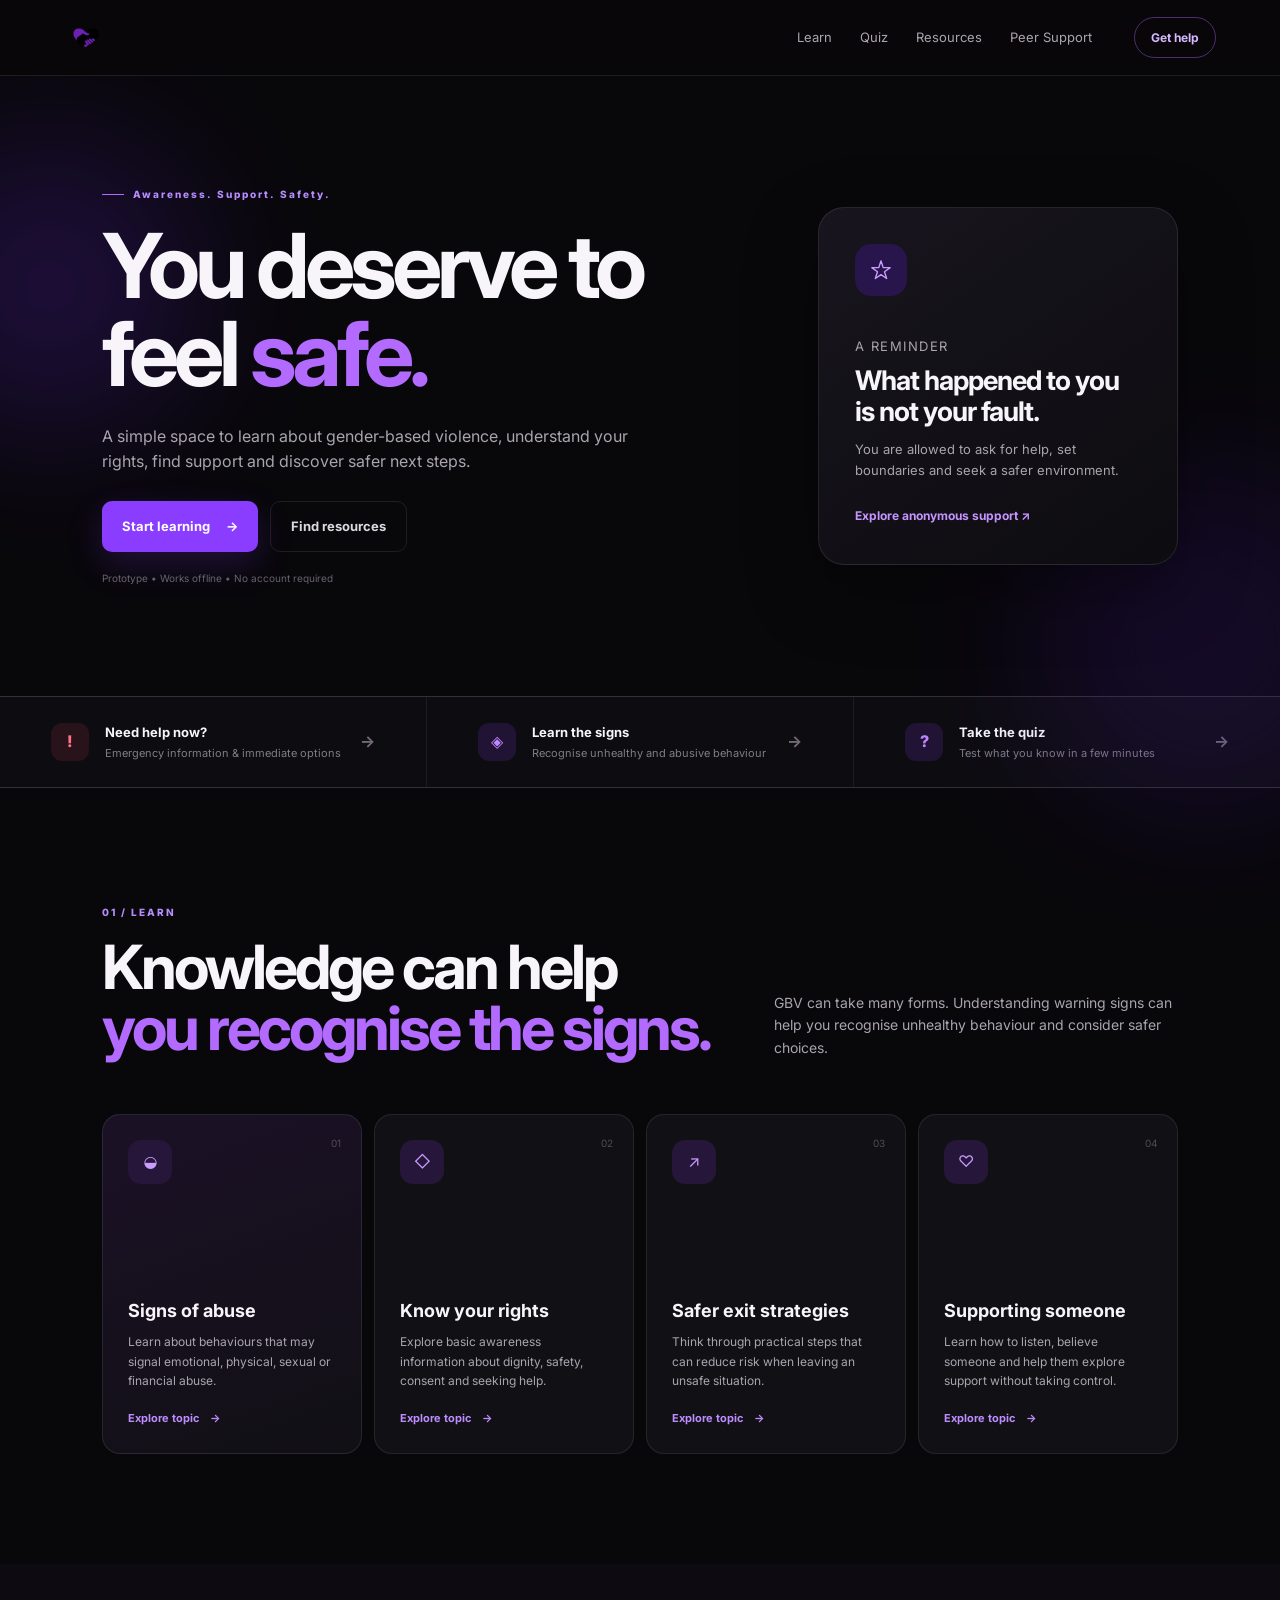
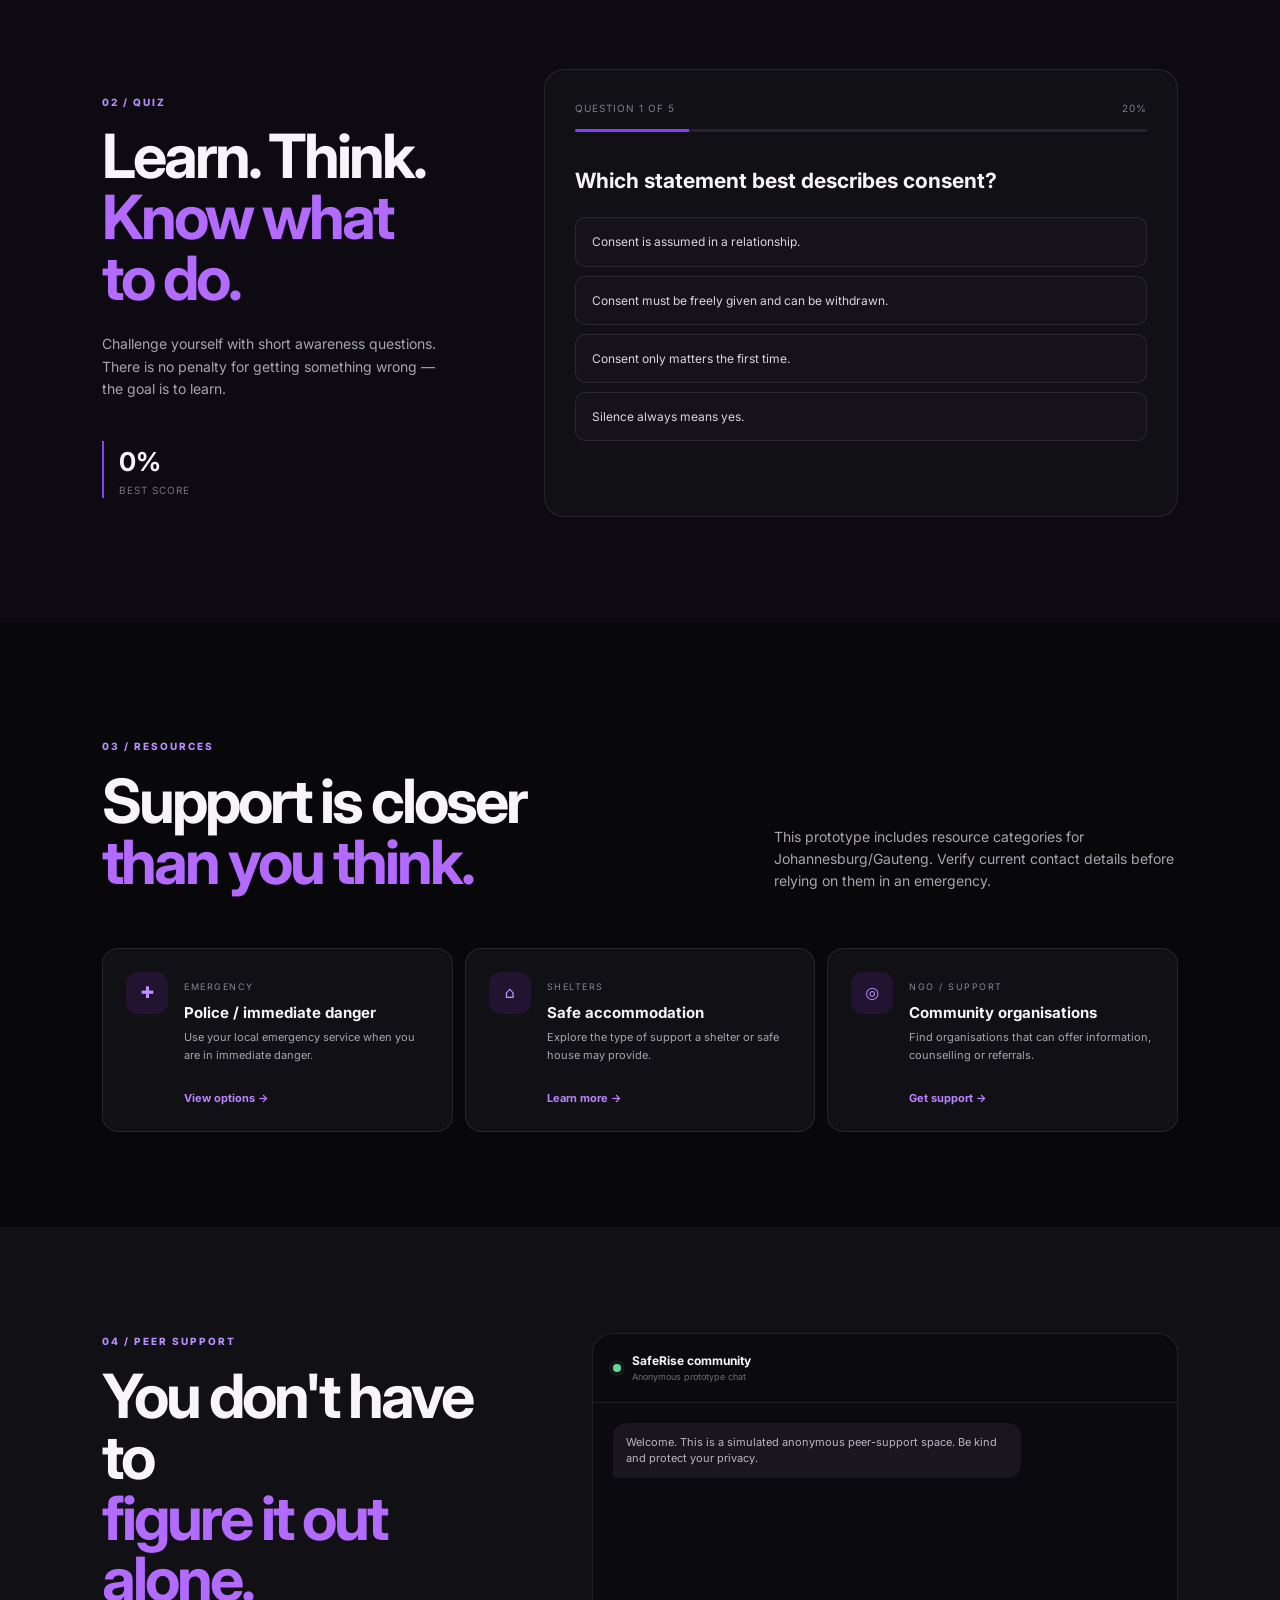
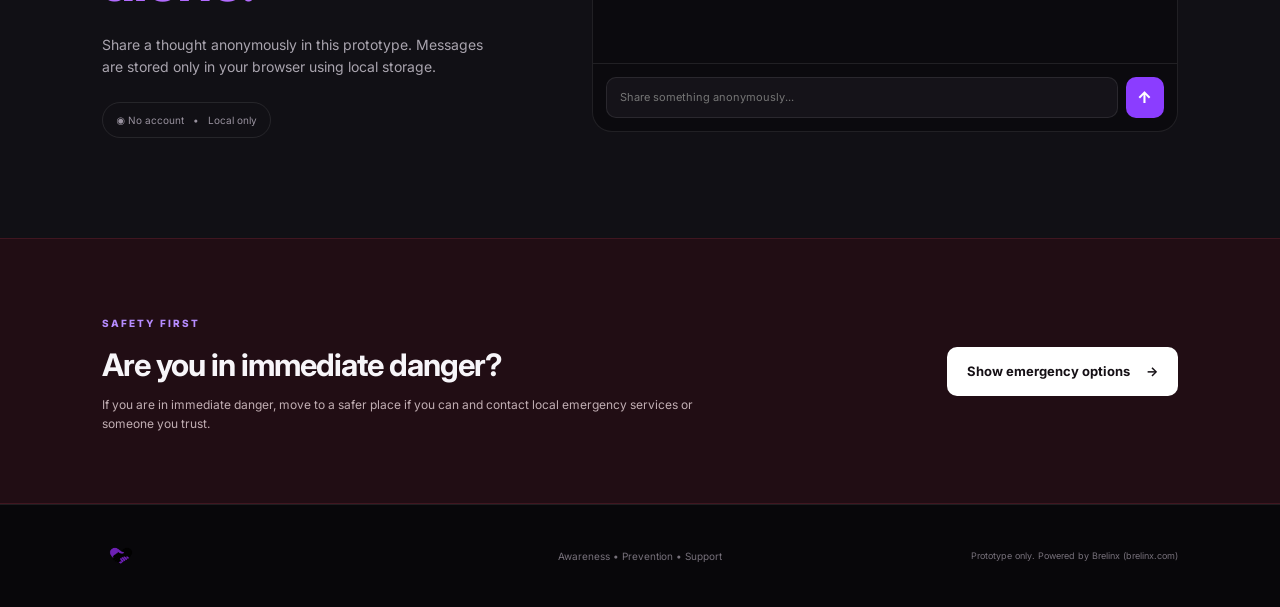
<file: index.html>
<!DOCTYPE html>
<html lang="en">
<head>
  <meta charset="UTF-8">
  <meta name="viewport" content="width=device-width, initial-scale=1.0">
  <meta name="theme-color" content="#08070a">
  <meta name="description" content="SafeRise — GBV awareness, education, resources and anonymous peer support.">
  <title>SafeRise — You Are Not Alone</title>
  <link rel="preconnect" href="https://fonts.googleapis.com">
  <link rel="preconnect" href="https://fonts.gstatic.com" crossorigin>
  <link href="https://fonts.googleapis.com/css2?family=Inter:wght@400;500;600;700;800&display=swap" rel="stylesheet">
  <link rel="stylesheet" href="style.css">
  <link rel="icon" type="image/png" href="logo.png">
</head>
<body>
  <div class="app-shell">
    <header class="topbar">
      <a class="brand" href="#home" aria-label="SafeRise home">
        <img src="logo.png" alt="SafeRise logo" class="brand-logo">
      </a>

      <nav class="desktop-nav" aria-label="Primary navigation">
        <a href="learn.html">Learn</a>
        <a href="quiz.html">Quiz</a>
        <a href="resources.html">Resources</a>
        <a href="support.html">Peer Support</a>
      </nav>

      <button class="menu-toggle" id="menuToggle" aria-label="Open navigation" aria-expanded="false">☰</button>
      <a class="header-help" href="resources.html#emergency">Get help</a>
    </header>

    <div class="mobile-menu" id="mobileMenu">
      <a href="learn.html">Learn</a>
      <a href="quiz.html">Quiz</a>
      <a href="resources.html">Resources</a>
      <a href="support.html">Peer Support</a>
    </div>

    <main>
      <section class="hero" id="home">
        <div class="hero-glow glow-one"></div>
        <div class="hero-glow glow-two"></div>

        <div class="hero-copy">
          <div class="eyebrow"><span></span> Awareness. Support. Safety.</div>
          <h1>You deserve to feel <em>safe.</em></h1>
          <p class="hero-text">
            A simple space to learn about gender-based violence, understand your rights,
            find support and discover safer next steps.
          </p>
          <div class="hero-actions">
            <a class="btn btn-primary" href="learn.html">Start learning <span>→</span></a>
            <a class="btn btn-ghost" href="resources.html">Find resources</a>
          </div>
          <p class="prototype-note">Prototype • Works offline • No account required</p>
        </div>

        <div class="hero-panel" aria-label="Safety reminder">
          <div class="panel-orb">
            <svg viewBox="0 0 24 24" fill="none" stroke="currentColor" stroke-width="1.5" stroke-linecap="round" stroke-linejoin="round" width="22" height="22" aria-hidden="true"><path d="M12 2l2.4 7.4H22l-6.2 4.5 2.4 7.4L12 17l-6.2 4.3 2.4-7.4L2 9.4h7.6z"/></svg>
          </div>
          <p class="panel-label">A reminder</p>
          <h2>What happened to you is not your fault.</h2>
          <p>You are allowed to ask for help, set boundaries and seek a safer environment.</p>
          <a href="support.html">Explore anonymous support <span>↗</span></a>
        </div>
      </section>

      <section class="quick-actions">
        <a class="action-card emergency-card" href="resources.html#emergency">
          <div class="action-icon">!</div>
          <div><strong>Need help now?</strong><span>Emergency information &amp; immediate options</span></div>
          <b>→</b>
        </a>
        <a class="action-card" href="learn.html">
          <div class="action-icon purple">◈</div>
          <div><strong>Learn the signs</strong><span>Recognise unhealthy and abusive behaviour</span></div>
          <b>→</b>
        </a>
        <a class="action-card" href="quiz.html">
          <div class="action-icon purple">?</div>
          <div><strong>Take the quiz</strong><span>Test what you know in a few minutes</span></div>
          <b>→</b>
        </a>
      </section>

      <section class="section" id="learn">
        <div class="section-heading">
          <div>
            <span class="section-kicker">01 / LEARN</span>
            <h2>Knowledge can help<br><em>you recognise the signs.</em></h2>
          </div>
          <p>GBV can take many forms. Understanding warning signs can help you recognise unhealthy behaviour and consider safer choices.</p>
        </div>

        <div class="learn-grid">
          <article class="info-card featured">
            <span class="card-number">01</span>
            <div class="card-icon">◒</div>
            <h3>Signs of abuse</h3>
            <p>Learn about behaviours that may signal emotional, physical, sexual or financial abuse.</p>
            <button class="text-link learn-more" data-topic="signs">Explore topic <span>→</span></button>
          </article>

          <article class="info-card">
            <span class="card-number">02</span>
            <div class="card-icon">◇</div>
            <h3>Know your rights</h3>
            <p>Explore basic awareness information about dignity, safety, consent and seeking help.</p>
            <button class="text-link learn-more" data-topic="rights">Explore topic <span>→</span></button>
          </article>

          <article class="info-card">
            <span class="card-number">03</span>
            <div class="card-icon">↗</div>
            <h3>Safer exit strategies</h3>
            <p>Think through practical steps that can reduce risk when leaving an unsafe situation.</p>
            <button class="text-link learn-more" data-topic="exit">Explore topic <span>→</span></button>
          </article>

          <article class="info-card">
            <span class="card-number">04</span>
            <div class="card-icon">♡</div>
            <h3>Supporting someone</h3>
            <p>Learn how to listen, believe someone and help them explore support without taking control.</p>
            <button class="text-link learn-more" data-topic="supporting">Explore topic <span>→</span></button>
          </article>
        </div>
      </section>

      <section class="quiz-section" id="quiz">
        <div class="quiz-copy">
          <span class="section-kicker">02 / QUIZ</span>
          <h2>Learn. Think.<br><em>Know what to do.</em></h2>
          <p>Challenge yourself with short awareness questions. There is no penalty for getting something wrong — the goal is to learn.</p>
          <div class="quiz-stat"><strong id="bestScore">0%</strong><span>best score</span></div>
        </div>

        <div class="quiz-box">
          <div class="quiz-top">
            <span id="quizCount">Question 1 of 5</span>
            <span id="quizProgressText">20%</span>
          </div>
          <div class="progress"><span id="quizProgress"></span></div>
          <div id="quizContent">
            <h3 id="quizQuestion"></h3>
            <div id="quizAnswers" class="answers"></div>
            <div id="quizFeedback" class="quiz-feedback" aria-live="polite"></div>
            <button class="btn btn-primary next-btn" id="nextQuestion" hidden>Next question →</button>
          </div>
        </div>
      </section>

      <section class="section resources-section" id="resources">
        <div class="section-heading">
          <div>
            <span class="section-kicker">03 / RESOURCES</span>
            <h2>Support is closer<br><em>than you think.</em></h2>
          </div>
          <p>This prototype includes resource categories for Johannesburg/Gauteng. Verify current contact details before relying on them in an emergency.</p>
        </div>

        <div class="resource-grid">
          <article class="resource-card">
            <div class="resource-icon">✚</div>
            <div><span class="resource-type">EMERGENCY</span><h3>Police / immediate danger</h3><p>Use your local emergency service when you are in immediate danger.</p></div>
            <a href="resources.html#emergency">View options →</a>
          </article>
          <article class="resource-card">
            <div class="resource-icon">⌂</div>
            <div><span class="resource-type">SHELTERS</span><h3>Safe accommodation</h3><p>Explore the type of support a shelter or safe house may provide.</p></div>
            <a href="resources.html#shelters">Learn more →</a>
          </article>
          <article class="resource-card">
            <div class="resource-icon">◎</div>
            <div><span class="resource-type">NGO / SUPPORT</span><h3>Community organisations</h3><p>Find organisations that can offer information, counselling or referrals.</p></div>
            <a href="resources.html#ngos">Get support →</a>
          </article>
        </div>
      </section>

      <section class="support-section" id="support">
        <div class="support-copy">
          <span class="section-kicker">04 / PEER SUPPORT</span>
          <h2>You don't have to<br><em>figure it out alone.</em></h2>
          <p>Share a thought anonymously in this prototype. Messages are stored only in your browser using local storage.</p>
          <div class="privacy-pill">◉ No account &nbsp; • &nbsp; Local only</div>
        </div>

        <div class="chat">
          <div class="chat-header">
            <div class="online-dot"></div>
            <div><strong>SafeRise community</strong><span>Anonymous prototype chat</span></div>
          </div>
          <div class="chat-messages" id="chatMessages">
            <div class="message received">Welcome. This is a simulated anonymous peer-support space. Be kind and protect your privacy.</div>
          </div>
          <form class="chat-form" id="chatForm">
            <input id="chatInput" maxlength="240" placeholder="Share something anonymously..." autocomplete="off">
            <button type="submit" aria-label="Send message">↑</button>
          </form>
        </div>
      </section>

      <section class="emergency-section" id="emergency">
        <div class="emergency-content">
          <div>
            <span class="section-kicker">SAFETY FIRST</span>
            <h2>Are you in immediate danger?</h2>
            <p>If you are in immediate danger, move to a safer place if you can and contact local emergency services or someone you trust.</p>
          </div>
          <button class="btn btn-light" id="emergencyButton">Show emergency options <span>→</span></button>
        </div>
      </section>
    </main>

    <footer>
      <div class="footer-brand"><img src="logo.png" alt="SafeRise logo" class="footer-logo"></div>
      <p>Awareness • Prevention • Support</p>
      <small>Prototype only. Powered by Brelinx (brelinx.com)</small>
    </footer>
  </div>

  <div class="modal-backdrop" id="modalBackdrop" hidden>
    <div class="modal" role="dialog" aria-modal="true" aria-labelledby="modalTitle">
      <button class="modal-close" id="modalClose" aria-label="Close">×</button>
      <span class="section-kicker" id="modalKicker">SAFERISE</span>
      <h2 id="modalTitle"></h2>
      <div id="modalBody"></div>
    </div>
  </div>

  <script src="script.js"></script>
</body>
</html>
</file>
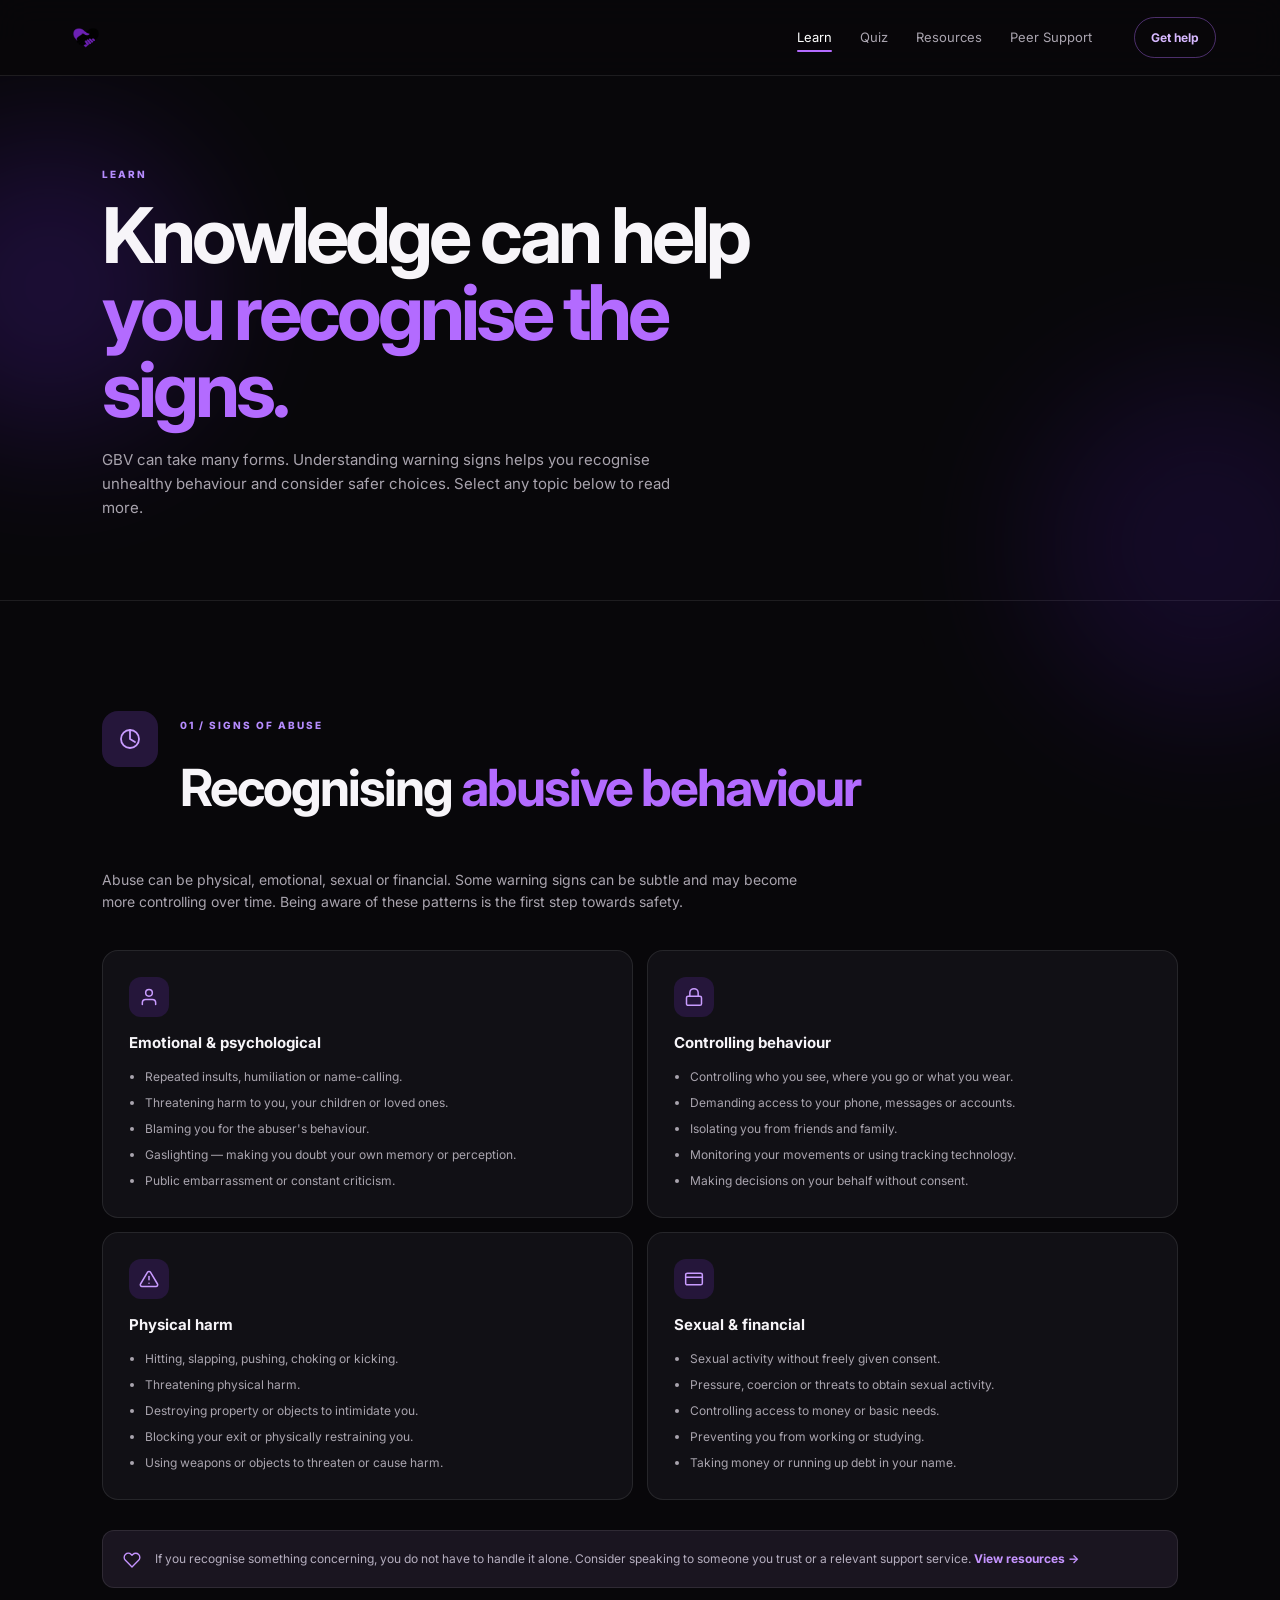
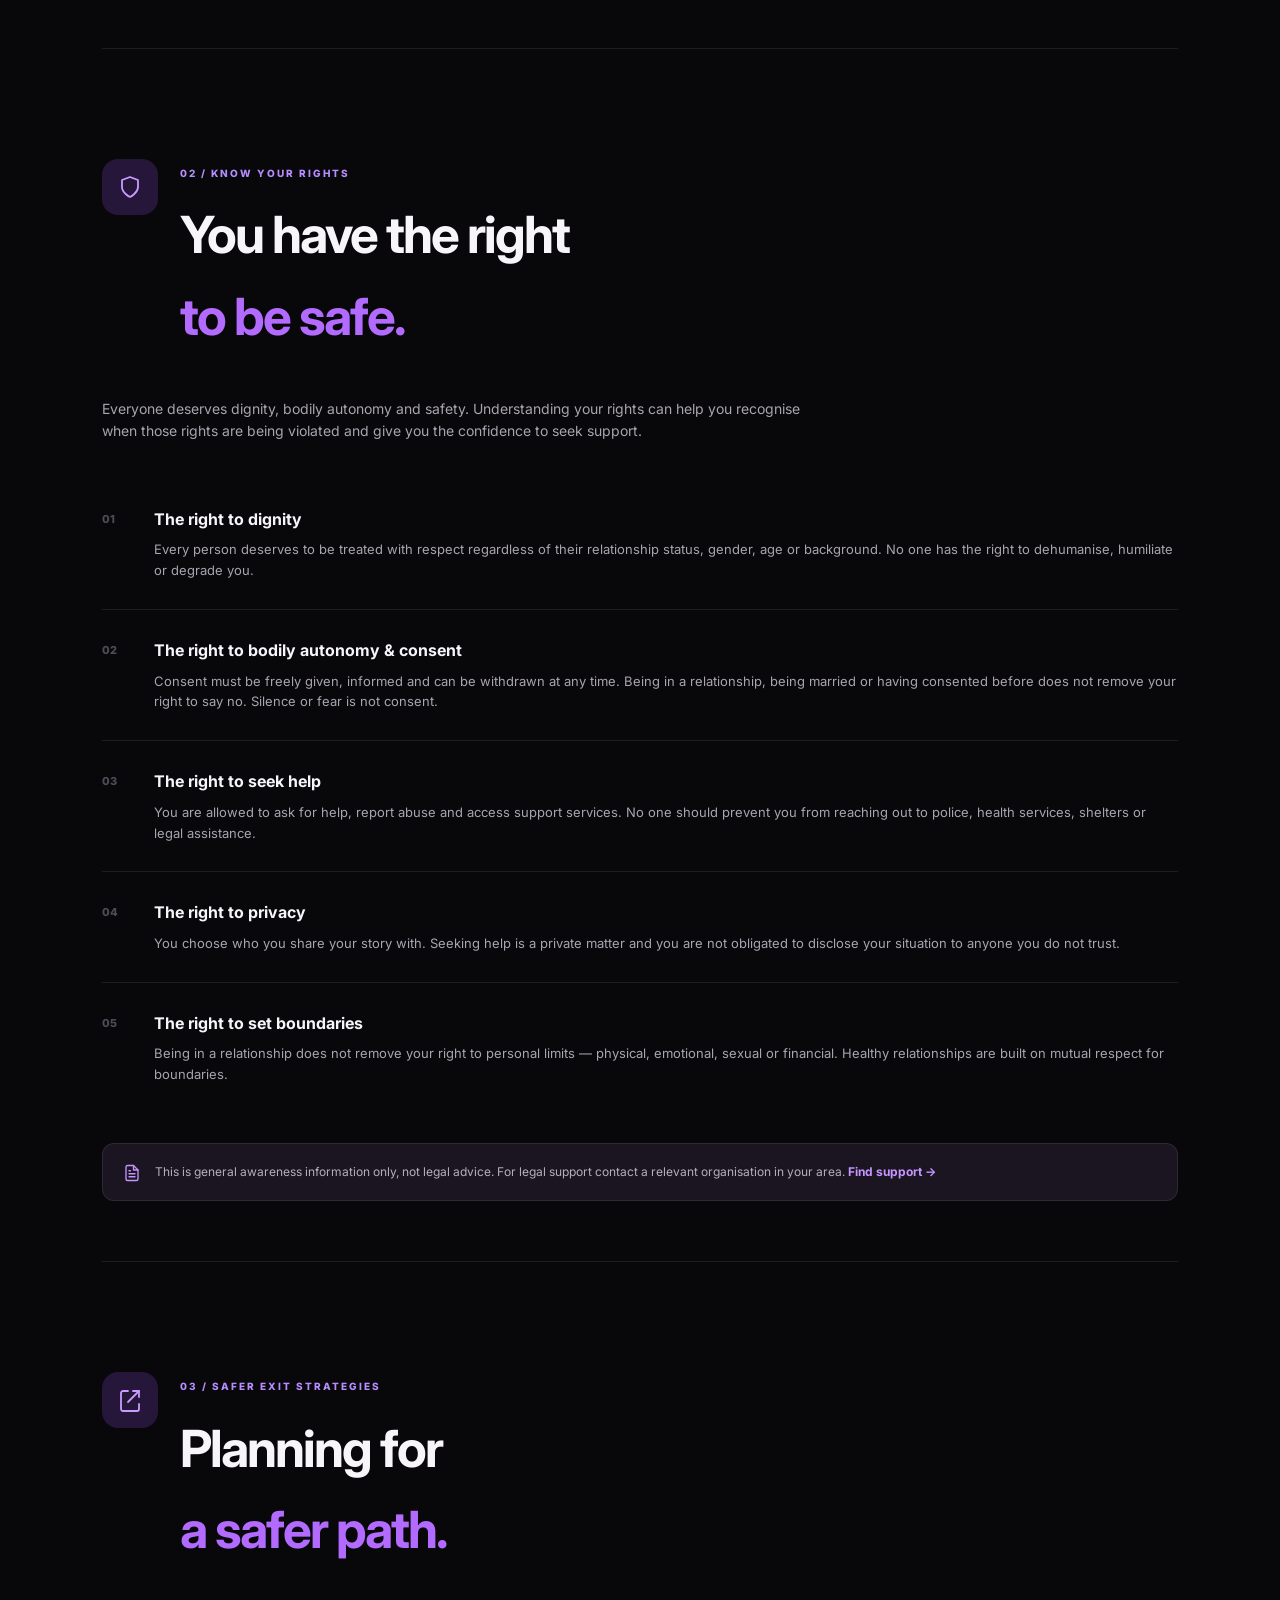
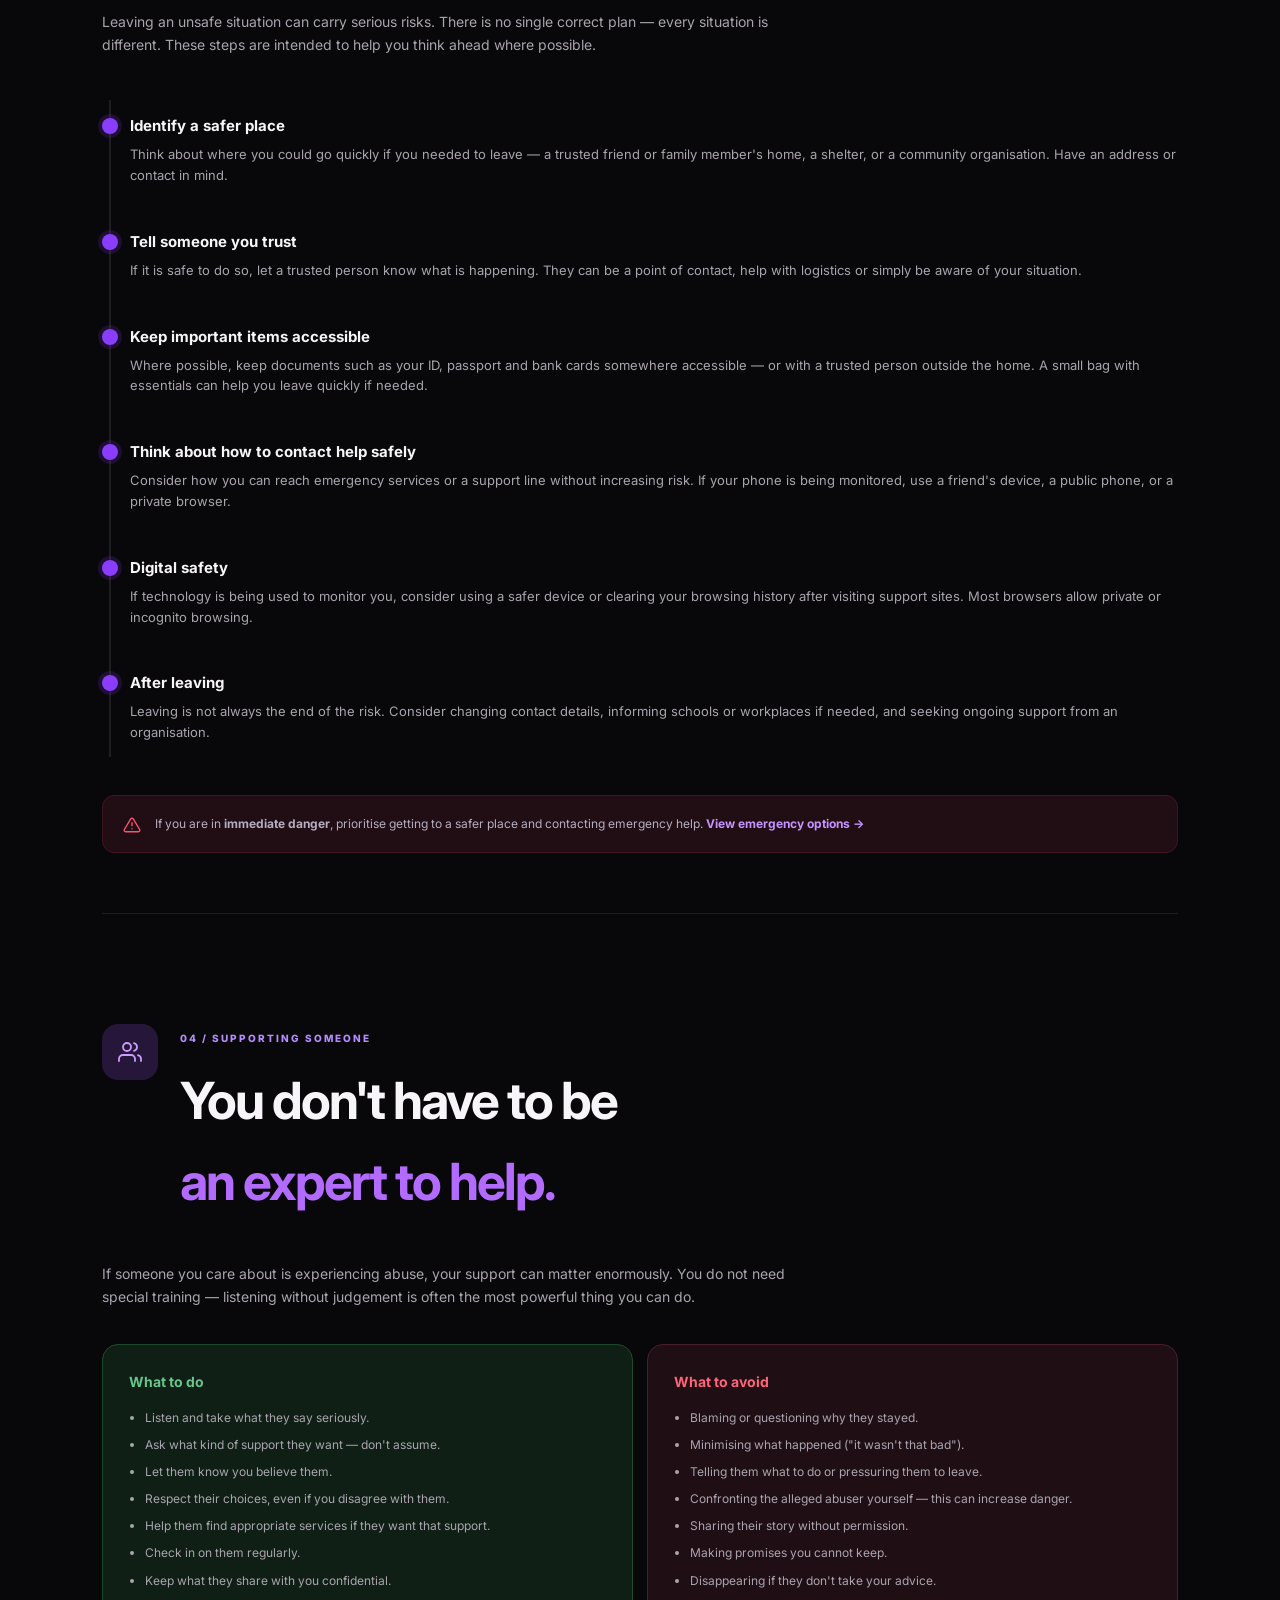
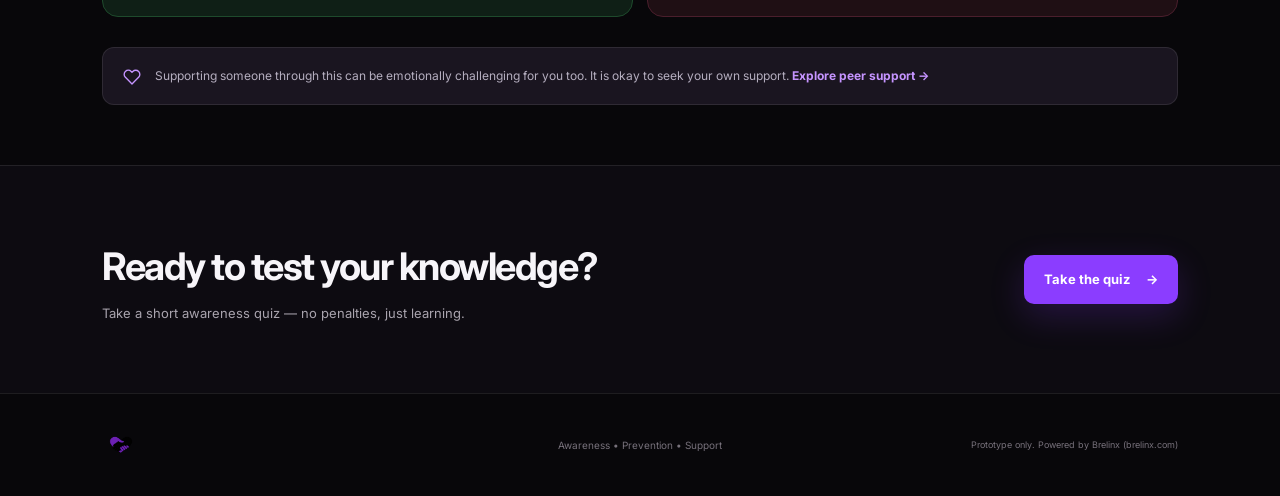
<file: learn.html>
<!DOCTYPE html>
<html lang="en">
<head>
  <meta charset="UTF-8">
  <meta name="viewport" content="width=device-width, initial-scale=1.0">
  <meta name="theme-color" content="#08070a">
  <meta name="description" content="SafeRise — Learn about the signs of GBV, your rights, safer exit strategies and how to support someone.">
  <title>Learn — SafeRise</title>
  <link rel="preconnect" href="https://fonts.googleapis.com">
  <link rel="preconnect" href="https://fonts.gstatic.com" crossorigin>
  <link href="https://fonts.googleapis.com/css2?family=Inter:wght@400;500;600;700;800&display=swap" rel="stylesheet">
  <link rel="stylesheet" href="style.css">
  <link rel="icon" type="image/png" href="logo.png">
</head>
<body>
  <div class="app-shell">
    <header class="topbar">
      <a class="brand" href="index.html" aria-label="SafeRise home">
        <img src="logo.png" alt="SafeRise  logo" class="brand-logo">
      </a>
      <nav class="desktop-nav" aria-label="Primary navigation">
        <a href="learn.html" class="nav-active">Learn</a>
        <a href="quiz.html">Quiz</a>
        <a href="resources.html">Resources</a>
        <a href="support.html">Peer Support</a>
      </nav>
      <button class="menu-toggle" id="menuToggle" aria-label="Open navigation" aria-expanded="false">☰</button>
      <a class="header-help" href="resources.html#emergency">Get help</a>
    </header>

    <div class="mobile-menu" id="mobileMenu">
      <a href="learn.html">Learn</a>
      <a href="quiz.html">Quiz</a>
      <a href="resources.html">Resources</a>
      <a href="support.html">Peer Support</a>
    </div>

    <main>
      <!-- Page hero -->
      <section class="page-hero">
        <div class="hero-glow glow-one"></div>
        <div class="hero-glow glow-two"></div>
        <div class="page-hero-copy">
          <span class="section-kicker">LEARN</span>
          <h1>Knowledge can help<br><em>you recognise the signs.</em></h1>
          <p>GBV can take many forms. Understanding warning signs helps you recognise unhealthy behaviour and consider safer choices. Select any topic below to read more.</p>
        </div>
      </section>

      <!-- Signs of Abuse -->
      <section class="section learn-page-section" id="signs">
        <div class="learn-topic-header">
          <div class="card-icon large-icon">
            <svg viewBox="0 0 24 24" fill="none" stroke="currentColor" stroke-width="1.8" stroke-linecap="round" stroke-linejoin="round" width="24" height="24" aria-hidden="true"><circle cx="12" cy="12" r="9"/><path d="M12 3v9l5 3"/></svg>
          </div>
          <div>
            <span class="section-kicker">01 / SIGNS OF ABUSE</span>
            <h2>Recognising <em>abusive behaviour</em></h2>
          </div>
        </div>
        <div class="topic-body">
          <p>Abuse can be physical, emotional, sexual or financial. Some warning signs can be subtle and may become more controlling over time. Being aware of these patterns is the first step towards safety.</p>

          <div class="topic-grid">
            <article class="topic-card">
              <div class="topic-card-icon">
                <svg viewBox="0 0 24 24" fill="none" stroke="currentColor" stroke-width="1.8" stroke-linecap="round" stroke-linejoin="round" width="20" height="20" aria-hidden="true"><path d="M20 21v-2a4 4 0 0 0-4-4H8a4 4 0 0 0-4 4v2"/><circle cx="12" cy="7" r="4"/></svg>
              </div>
              <h3>Emotional &amp; psychological</h3>
              <ul>
                <li>Repeated insults, humiliation or name-calling.</li>
                <li>Threatening harm to you, your children or loved ones.</li>
                <li>Blaming you for the abuser's behaviour.</li>
                <li>Gaslighting — making you doubt your own memory or perception.</li>
                <li>Public embarrassment or constant criticism.</li>
              </ul>
            </article>

            <article class="topic-card">
              <div class="topic-card-icon">
                <svg viewBox="0 0 24 24" fill="none" stroke="currentColor" stroke-width="1.8" stroke-linecap="round" stroke-linejoin="round" width="20" height="20" aria-hidden="true"><rect x="3" y="11" width="18" height="11" rx="2"/><path d="M7 11V7a5 5 0 0 1 10 0v4"/></svg>
              </div>
              <h3>Controlling behaviour</h3>
              <ul>
                <li>Controlling who you see, where you go or what you wear.</li>
                <li>Demanding access to your phone, messages or accounts.</li>
                <li>Isolating you from friends and family.</li>
                <li>Monitoring your movements or using tracking technology.</li>
                <li>Making decisions on your behalf without consent.</li>
              </ul>
            </article>

            <article class="topic-card">
              <div class="topic-card-icon">
                <svg viewBox="0 0 24 24" fill="none" stroke="currentColor" stroke-width="1.8" stroke-linecap="round" stroke-linejoin="round" width="20" height="20" aria-hidden="true"><path d="M10.29 3.86 1.82 18a2 2 0 0 0 1.71 3h16.94a2 2 0 0 0 1.71-3L13.71 3.86a2 2 0 0 0-3.42 0z"/><line x1="12" y1="9" x2="12" y2="13"/><line x1="12" y1="17" x2="12.01" y2="17"/></svg>
              </div>
              <h3>Physical harm</h3>
              <ul>
                <li>Hitting, slapping, pushing, choking or kicking.</li>
                <li>Threatening physical harm.</li>
                <li>Destroying property or objects to intimidate you.</li>
                <li>Blocking your exit or physically restraining you.</li>
                <li>Using weapons or objects to threaten or cause harm.</li>
              </ul>
            </article>

            <article class="topic-card">
              <div class="topic-card-icon">
                <svg viewBox="0 0 24 24" fill="none" stroke="currentColor" stroke-width="1.8" stroke-linecap="round" stroke-linejoin="round" width="20" height="20" aria-hidden="true"><rect x="2" y="5" width="20" height="14" rx="2"/><line x1="2" y1="10" x2="22" y2="10"/></svg>
              </div>
              <h3>Sexual &amp; financial</h3>
              <ul>
                <li>Sexual activity without freely given consent.</li>
                <li>Pressure, coercion or threats to obtain sexual activity.</li>
                <li>Controlling access to money or basic needs.</li>
                <li>Preventing you from working or studying.</li>
                <li>Taking money or running up debt in your name.</li>
              </ul>
            </article>
          </div>

          <div class="topic-note">
            <span class="note-icon">
              <svg viewBox="0 0 24 24" fill="none" stroke="currentColor" stroke-width="1.8" stroke-linecap="round" stroke-linejoin="round" width="18" height="18" aria-hidden="true"><path d="M20.84 4.61a5.5 5.5 0 0 0-7.78 0L12 5.67l-1.06-1.06a5.5 5.5 0 0 0-7.78 7.78l1.06 1.06L12 21.23l7.78-7.78 1.06-1.06a5.5 5.5 0 0 0 0-7.78z"/></svg>
            </span>
            <p>If you recognise something concerning, you do not have to handle it alone. Consider speaking to someone you trust or a relevant support service. <a href="resources.html">View resources →</a></p>
          </div>
        </div>
      </section>

      <div class="section-divider"></div>

      <!-- Know Your Rights -->
      <section class="section learn-page-section" id="rights">
        <div class="learn-topic-header">
          <div class="card-icon large-icon">
            <svg viewBox="0 0 24 24" fill="none" stroke="currentColor" stroke-width="1.8" stroke-linecap="round" stroke-linejoin="round" width="24" height="24" aria-hidden="true"><path d="M12 22s8-4 8-10V5l-8-3-8 3v7c0 6 8 10 8 10z"/></svg>
          </div>
          <div>
            <span class="section-kicker">02 / KNOW YOUR RIGHTS</span>
            <h2>You have the right<br><em>to be safe.</em></h2>
          </div>
        </div>
        <div class="topic-body">
          <p>Everyone deserves dignity, bodily autonomy and safety. Understanding your rights can help you recognise when those rights are being violated and give you the confidence to seek support.</p>

          <div class="rights-list">
            <div class="right-item">
              <div class="right-number">01</div>
              <div>
                <h3>The right to dignity</h3>
                <p>Every person deserves to be treated with respect regardless of their relationship status, gender, age or background. No one has the right to dehumanise, humiliate or degrade you.</p>
              </div>
            </div>
            <div class="right-item">
              <div class="right-number">02</div>
              <div>
                <h3>The right to bodily autonomy &amp; consent</h3>
                <p>Consent must be freely given, informed and can be withdrawn at any time. Being in a relationship, being married or having consented before does not remove your right to say no. Silence or fear is not consent.</p>
              </div>
            </div>
            <div class="right-item">
              <div class="right-number">03</div>
              <div>
                <h3>The right to seek help</h3>
                <p>You are allowed to ask for help, report abuse and access support services. No one should prevent you from reaching out to police, health services, shelters or legal assistance.</p>
              </div>
            </div>
            <div class="right-item">
              <div class="right-number">04</div>
              <div>
                <h3>The right to privacy</h3>
                <p>You choose who you share your story with. Seeking help is a private matter and you are not obligated to disclose your situation to anyone you do not trust.</p>
              </div>
            </div>
            <div class="right-item">
              <div class="right-number">05</div>
              <div>
                <h3>The right to set boundaries</h3>
                <p>Being in a relationship does not remove your right to personal limits — physical, emotional, sexual or financial. Healthy relationships are built on mutual respect for boundaries.</p>
              </div>
            </div>
          </div>

          <div class="topic-note">
            <span class="note-icon">
              <svg viewBox="0 0 24 24" fill="none" stroke="currentColor" stroke-width="1.8" stroke-linecap="round" stroke-linejoin="round" width="18" height="18" aria-hidden="true"><path d="M14 2H6a2 2 0 0 0-2 2v16a2 2 0 0 0 2 2h12a2 2 0 0 0 2-2V8z"/><polyline points="14 2 14 8 20 8"/><line x1="16" y1="13" x2="8" y2="13"/><line x1="16" y1="17" x2="8" y2="17"/><polyline points="10 9 9 9 8 9"/></svg>
            </span>
            <p>This is general awareness information only, not legal advice. For legal support contact a relevant organisation in your area. <a href="resources.html">Find support →</a></p>
          </div>
        </div>
      </section>

      <div class="section-divider"></div>

      <!-- Safer Exit Strategies -->
      <section class="section learn-page-section" id="exit">
        <div class="learn-topic-header">
          <div class="card-icon large-icon">
            <svg viewBox="0 0 24 24" fill="none" stroke="currentColor" stroke-width="1.8" stroke-linecap="round" stroke-linejoin="round" width="24" height="24" aria-hidden="true"><polyline points="15 3 21 3 21 9"/><line x1="10" y1="14" x2="21" y2="3"/><path d="M21 16v5a2 2 0 0 1-2 2H5a2 2 0 0 1-2-2V5a2 2 0 0 1 2-2h5"/></svg>
          </div>
          <div>
            <span class="section-kicker">03 / SAFER EXIT STRATEGIES</span>
            <h2>Planning for<br><em>a safer path.</em></h2>
          </div>
        </div>
        <div class="topic-body">
          <p>Leaving an unsafe situation can carry serious risks. There is no single correct plan — every situation is different. These steps are intended to help you think ahead where possible.</p>

          <div class="steps-list">
            <div class="step-item">
              <div class="step-dot"></div>
              <div>
                <h3>Identify a safer place</h3>
                <p>Think about where you could go quickly if you needed to leave — a trusted friend or family member's home, a shelter, or a community organisation. Have an address or contact in mind.</p>
              </div>
            </div>
            <div class="step-item">
              <div class="step-dot"></div>
              <div>
                <h3>Tell someone you trust</h3>
                <p>If it is safe to do so, let a trusted person know what is happening. They can be a point of contact, help with logistics or simply be aware of your situation.</p>
              </div>
            </div>
            <div class="step-item">
              <div class="step-dot"></div>
              <div>
                <h3>Keep important items accessible</h3>
                <p>Where possible, keep documents such as your ID, passport and bank cards somewhere accessible — or with a trusted person outside the home. A small bag with essentials can help you leave quickly if needed.</p>
              </div>
            </div>
            <div class="step-item">
              <div class="step-dot"></div>
              <div>
                <h3>Think about how to contact help safely</h3>
                <p>Consider how you can reach emergency services or a support line without increasing risk. If your phone is being monitored, use a friend's device, a public phone, or a private browser.</p>
              </div>
            </div>
            <div class="step-item">
              <div class="step-dot"></div>
              <div>
                <h3>Digital safety</h3>
                <p>If technology is being used to monitor you, consider using a safer device or clearing your browsing history after visiting support sites. Most browsers allow private or incognito browsing.</p>
              </div>
            </div>
            <div class="step-item">
              <div class="step-dot"></div>
              <div>
                <h3>After leaving</h3>
                <p>Leaving is not always the end of the risk. Consider changing contact details, informing schools or workplaces if needed, and seeking ongoing support from an organisation.</p>
              </div>
            </div>
          </div>

          <div class="topic-note danger-note">
            <span class="note-icon note-icon-danger">
              <svg viewBox="0 0 24 24" fill="none" stroke="currentColor" stroke-width="1.8" stroke-linecap="round" stroke-linejoin="round" width="18" height="18" aria-hidden="true"><path d="M10.29 3.86 1.82 18a2 2 0 0 0 1.71 3h16.94a2 2 0 0 0 1.71-3L13.71 3.86a2 2 0 0 0-3.42 0z"/><line x1="12" y1="9" x2="12" y2="13"/><line x1="12" y1="17" x2="12.01" y2="17"/></svg>
            </span>
            <p>If you are in <strong>immediate danger</strong>, prioritise getting to a safer place and contacting emergency help. <a href="resources.html#emergency">View emergency options →</a></p>
          </div>
        </div>
      </section>

      <div class="section-divider"></div>

      <!-- Supporting Someone -->
      <section class="section learn-page-section" id="supporting">
        <div class="learn-topic-header">
          <div class="card-icon large-icon">
            <svg viewBox="0 0 24 24" fill="none" stroke="currentColor" stroke-width="1.8" stroke-linecap="round" stroke-linejoin="round" width="24" height="24" aria-hidden="true"><path d="M17 21v-2a4 4 0 0 0-4-4H5a4 4 0 0 0-4 4v2"/><circle cx="9" cy="7" r="4"/><path d="M23 21v-2a4 4 0 0 0-3-3.87"/><path d="M16 3.13a4 4 0 0 1 0 7.75"/></svg>
          </div>
          <div>
            <span class="section-kicker">04 / SUPPORTING SOMEONE</span>
            <h2>You don't have to be<br><em>an expert to help.</em></h2>
          </div>
        </div>
        <div class="topic-body">
          <p>If someone you care about is experiencing abuse, your support can matter enormously. You do not need special training — listening without judgement is often the most powerful thing you can do.</p>

          <div class="do-dont-grid">
            <div class="do-card">
              <h3>What to do</h3>
              <ul>
                <li>Listen and take what they say seriously.</li>
                <li>Ask what kind of support they want — don't assume.</li>
                <li>Let them know you believe them.</li>
                <li>Respect their choices, even if you disagree with them.</li>
                <li>Help them find appropriate services if they want that support.</li>
                <li>Check in on them regularly.</li>
                <li>Keep what they share with you confidential.</li>
              </ul>
            </div>
            <div class="dont-card">
              <h3>What to avoid</h3>
              <ul>
                <li>Blaming or questioning why they stayed.</li>
                <li>Minimising what happened ("it wasn't that bad").</li>
                <li>Telling them what to do or pressuring them to leave.</li>
                <li>Confronting the alleged abuser yourself — this can increase danger.</li>
                <li>Sharing their story without permission.</li>
                <li>Making promises you cannot keep.</li>
                <li>Disappearing if they don't take your advice.</li>
              </ul>
            </div>
          </div>

          <div class="topic-note">
            <span class="note-icon">
              <svg viewBox="0 0 24 24" fill="none" stroke="currentColor" stroke-width="1.8" stroke-linecap="round" stroke-linejoin="round" width="18" height="18" aria-hidden="true"><path d="M20.84 4.61a5.5 5.5 0 0 0-7.78 0L12 5.67l-1.06-1.06a5.5 5.5 0 0 0-7.78 7.78l1.06 1.06L12 21.23l7.78-7.78 1.06-1.06a5.5 5.5 0 0 0 0-7.78z"/></svg>
            </span>
            <p>Supporting someone through this can be emotionally challenging for you too. It is okay to seek your own support. <a href="support.html">Explore peer support →</a></p>
          </div>
        </div>
      </section>

      <!-- CTA strip -->
      <section class="page-cta-strip">
        <div>
          <h2>Ready to test your knowledge?</h2>
          <p>Take a short awareness quiz — no penalties, just learning.</p>
        </div>
        <a class="btn btn-primary" href="quiz.html">Take the quiz <span>→</span></a>
      </section>
    </main>

    <footer>
      <div class="footer-brand"><img src="logo.png" alt="SafeRise logo" class="footer-logo"></div>
      <p>Awareness • Prevention • Support</p>
      <small>Prototype only. Powered by Brelinx (brelinx.com)</small>
    </footer>
  </div>

  <script>
    const $ = (id) => document.getElementById(id);
    const menuToggle = $("menuToggle");
    const mobileMenu = $("mobileMenu");
    menuToggle.addEventListener("click", () => {
      const open = mobileMenu.classList.toggle("open");
      menuToggle.setAttribute("aria-expanded", String(open));
    });
    mobileMenu.querySelectorAll("a").forEach(a => a.addEventListener("click", () => {
      mobileMenu.classList.remove("open");
      menuToggle.setAttribute("aria-expanded", "false");
    }));
  </script>
</body>
</html>
</file>
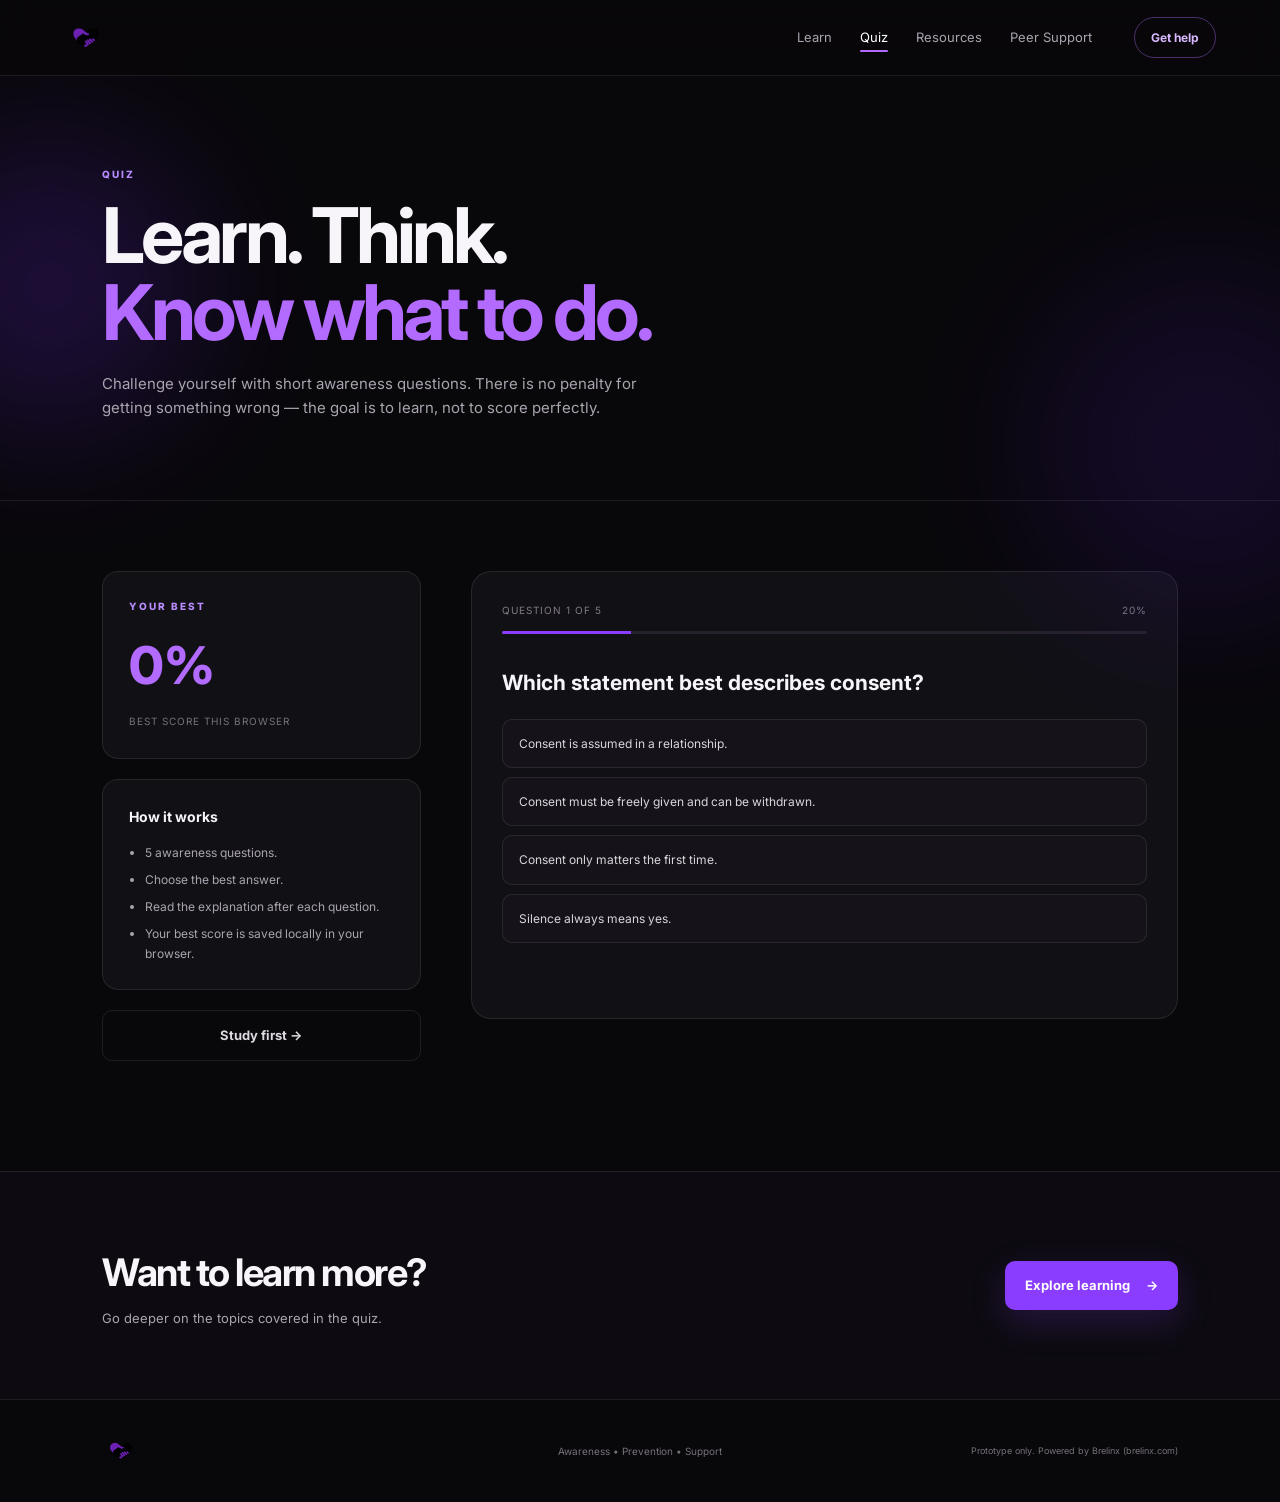
<file: quiz.html>
<!DOCTYPE html>
<html lang="en">
<head>
  <meta charset="UTF-8">
  <meta name="viewport" content="width=device-width, initial-scale=1.0">
  <meta name="theme-color" content="#08070a">
  <meta name="description" content="SafeRise — Test your GBV awareness with a short quiz.">
  <title>Quiz — SafeRise</title>
  <link rel="preconnect" href="https://fonts.googleapis.com">
  <link rel="preconnect" href="https://fonts.gstatic.com" crossorigin>
  <link href="https://fonts.googleapis.com/css2?family=Inter:wght@400;500;600;700;800&display=swap" rel="stylesheet">
  <link rel="stylesheet" href="style.css">
  <link rel="icon" type="image/png" href="logo.png">
</head>
<body>
  <div class="app-shell">
    <header class="topbar">
      <a class="brand" href="index.html" aria-label="SafeRise home">
        <img src="logo.png" alt="SafeRise logo" class="brand-logo">
      </a>
      <nav class="desktop-nav" aria-label="Primary navigation">
        <a href="learn.html">Learn</a>
        <a href="quiz.html" class="nav-active">Quiz</a>
        <a href="resources.html">Resources</a>
        <a href="support.html">Peer Support</a>
      </nav>
      <button class="menu-toggle" id="menuToggle" aria-label="Open navigation" aria-expanded="false">☰</button>
      <a class="header-help" href="resources.html#emergency">Get help</a>
    </header>

    <div class="mobile-menu" id="mobileMenu">
      <a href="learn.html">Learn</a>
      <a href="quiz.html">Quiz</a>
      <a href="resources.html">Resources</a>
      <a href="support.html">Peer Support</a>
    </div>

    <main>
      <!-- Page hero -->
      <section class="page-hero">
        <div class="hero-glow glow-one"></div>
        <div class="hero-glow glow-two"></div>
        <div class="page-hero-copy">
          <span class="section-kicker">QUIZ</span>
          <h1>Learn. Think.<br><em>Know what to do.</em></h1>
          <p>Challenge yourself with short awareness questions. There is no penalty for getting something wrong — the goal is to learn, not to score perfectly.</p>
        </div>
      </section>

      <!-- Quiz -->
      <section class="section quiz-page-section">
        <div class="quiz-page-layout">

          <aside class="quiz-sidebar">
            <div class="quiz-stat-card">
              <span class="section-kicker">YOUR BEST</span>
              <div class="big-stat"><strong id="bestScore">0%</strong></div>
              <span class="stat-label">best score this browser</span>
            </div>
            <div class="quiz-tips">
              <h3>How it works</h3>
              <ul>
                <li>5 awareness questions.</li>
                <li>Choose the best answer.</li>
                <li>Read the explanation after each question.</li>
                <li>Your best score is saved locally in your browser.</li>
              </ul>
            </div>
            <a class="btn btn-ghost" href="learn.html">Study first →</a>
          </aside>

          <div class="quiz-box quiz-box-large">
            <div class="quiz-top">
              <span id="quizCount">Question 1 of 5</span>
              <span id="quizProgressText">20%</span>
            </div>
            <div class="progress"><span id="quizProgress"></span></div>
            <div id="quizContent">
              <h3 id="quizQuestion"></h3>
              <div id="quizAnswers" class="answers"></div>
              <div id="quizFeedback" class="quiz-feedback" aria-live="polite"></div>
              <button class="btn btn-primary next-btn" id="nextQuestion" hidden>Next question →</button>
            </div>
          </div>

        </div>
      </section>

      <!-- CTA strip -->
      <section class="page-cta-strip">
        <div>
          <h2>Want to learn more?</h2>
          <p>Go deeper on the topics covered in the quiz.</p>
        </div>
        <a class="btn btn-primary" href="learn.html">Explore learning <span>→</span></a>
      </section>
    </main>

    <footer>
      <div class="footer-brand"><img src="logo.png" alt="SafeRise logo" class="footer-logo"></div>
      <p>Awareness • Prevention • Support</p>
      <small>Prototype only. Powered by Brelinx (brelinx.com)</small>
    </footer>
  </div>

  <div class="modal-backdrop" id="modalBackdrop" hidden>
    <div class="modal" role="dialog" aria-modal="true" aria-labelledby="modalTitle">
      <button class="modal-close" id="modalClose" aria-label="Close">×</button>
      <span class="section-kicker" id="modalKicker">SAFERISE</span>
      <h2 id="modalTitle"></h2>
      <div id="modalBody"></div>
    </div>
  </div>

  <script>
    const quizzes = [
      {
        q: "Which statement best describes consent?",
        a: ["Consent is assumed in a relationship.", "Consent must be freely given and can be withdrawn.", "Consent only matters the first time.", "Silence always means yes."],
        c: 1,
        e: "Consent should be freely given. A person can change their mind at any time."
      },
      {
        q: "Which can be a sign of controlling behaviour?",
        a: ["Respecting someone's boundaries.", "Encouraging healthy friendships.", "Demanding access to someone's messages and isolating them.", "Listening when someone says no."],
        c: 2,
        e: "Monitoring messages and isolating someone can be warning signs of controlling behaviour."
      },
      {
        q: "If someone tells you they are experiencing abuse, what is a helpful first response?",
        a: ["Blame them for staying.", "Listen, believe them and ask how you can support them.", "Immediately confront the person accused.", "Tell everyone you know."],
        c: 1,
        e: "Listening, avoiding blame and asking what support they want can help preserve their safety and control."
      },
      {
        q: "What is an important consideration when planning to leave an unsafe situation?",
        a: ["Announce your plan publicly.", "Safety planning and identifying a safer place.", "Delete every contact immediately.", "Confront the person alone."],
        c: 1,
        e: "Leaving can carry risks. Thinking through a safer place and support options can be important."
      },
      {
        q: "What should you do if you are in immediate danger?",
        a: ["Stay and argue until the situation improves.", "Prioritise getting somewhere safer and seek emergency help.", "Post your location publicly.", "Ignore the danger."],
        c: 1,
        e: "When immediate danger exists, prioritise safety and contact appropriate emergency support."
      }
    ];

    let quizIndex = 0;
    let score = 0;
    let answered = false;

    const $ = (id) => document.getElementById(id);

    function openModal(title, body) {
      $("modalTitle").textContent = title;
      $("modalBody").innerHTML = body;
      $("modalBackdrop").hidden = false;
      document.body.style.overflow = "hidden";
    }

    function closeModal() {
      $("modalBackdrop").hidden = true;
      document.body.style.overflow = "";
    }

    $("modalClose").addEventListener("click", closeModal);
    $("modalBackdrop").addEventListener("click", e => {
      if (e.target === $("modalBackdrop")) closeModal();
    });
    document.addEventListener("keydown", e => {
      if (e.key === "Escape") closeModal();
    });

    function renderQuiz() {
      const item = quizzes[quizIndex];
      answered = false;
      $("quizCount").textContent = `Question ${quizIndex + 1} of ${quizzes.length}`;
      $("quizProgressText").textContent = `${Math.round(((quizIndex + 1) / quizzes.length) * 100)}%`;
      $("quizProgress").style.width = `${((quizIndex + 1) / quizzes.length) * 100}%`;
      $("quizQuestion").textContent = item.q;
      $("quizFeedback").textContent = "";
      $("nextQuestion").hidden = true;
      $("nextQuestion").textContent = quizIndex === quizzes.length - 1 ? "See my result →" : "Next question →";

      const answers = $("quizAnswers");
      answers.innerHTML = "";
      item.a.forEach((answer, index) => {
        const button = document.createElement("button");
        button.className = "answer";
        button.textContent = answer;
        button.addEventListener("click", () => chooseAnswer(index));
        answers.appendChild(button);
      });
    }

    function chooseAnswer(index) {
      if (answered) return;
      answered = true;
      const item = quizzes[quizIndex];
      const buttons = [...document.querySelectorAll(".answer")];
      buttons.forEach(b => b.disabled = true);
      buttons[item.c].classList.add("correct");
      if (index === item.c) {
        score++;
        $("quizFeedback").textContent = "Correct — " + item.e;
      } else {
        buttons[index].classList.add("wrong");
        $("quizFeedback").textContent = "Not quite — " + item.e;
      }
      $("nextQuestion").hidden = false;
    }

    $("nextQuestion").addEventListener("click", () => {
      if (quizIndex === quizzes.length - 1) {
        const percentage = Math.round((score / quizzes.length) * 100);
        const previous = Number(localStorage.getItem("saferiseBestScore") || 0);
        if (percentage > previous) localStorage.setItem("saferiseBestScore", percentage);
        $("bestScore").textContent = `${Math.max(percentage, previous)}%`;
        openModal("Quiz complete", `<p>You scored <strong>${score} / ${quizzes.length}</strong> (${percentage}%).</p>
          <p style="margin-top:12px">Keep learning — the goal of SafeRise is awareness, not perfection.</p>
          <p class="modal-note">You can close this window and take the quiz again whenever you want.</p>`);
        quizIndex = 0;
        score = 0;
        renderQuiz();
      } else {
        quizIndex++;
        renderQuiz();
      }
    });

    $("bestScore").textContent = `${Number(localStorage.getItem("saferiseBestScore") || 0)}%`;
    renderQuiz();

    const menuToggle = $("menuToggle");
    const mobileMenu = $("mobileMenu");
    menuToggle.addEventListener("click", () => {
      const open = mobileMenu.classList.toggle("open");
      menuToggle.setAttribute("aria-expanded", String(open));
    });
    mobileMenu.querySelectorAll("a").forEach(a => a.addEventListener("click", () => {
      mobileMenu.classList.remove("open");
      menuToggle.setAttribute("aria-expanded", "false");
    }));
  </script>
</body>
</html>
</file>
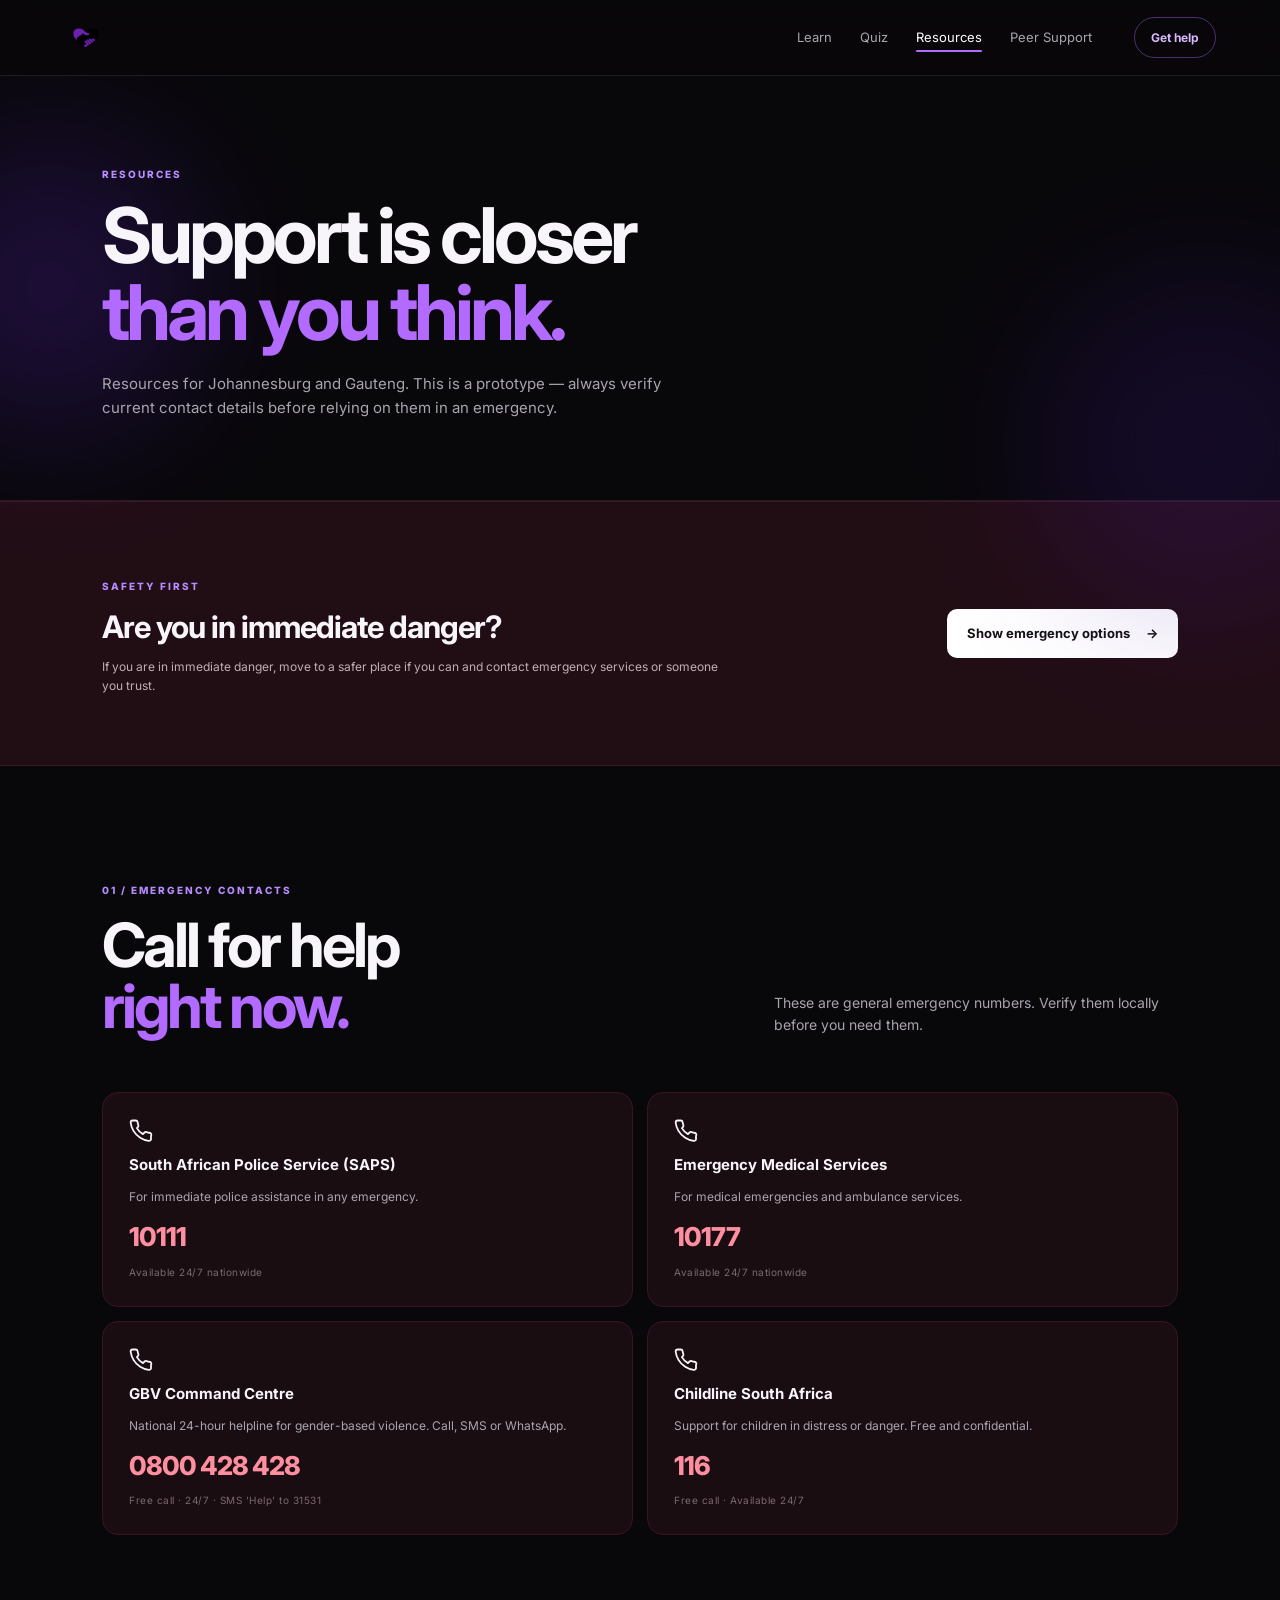
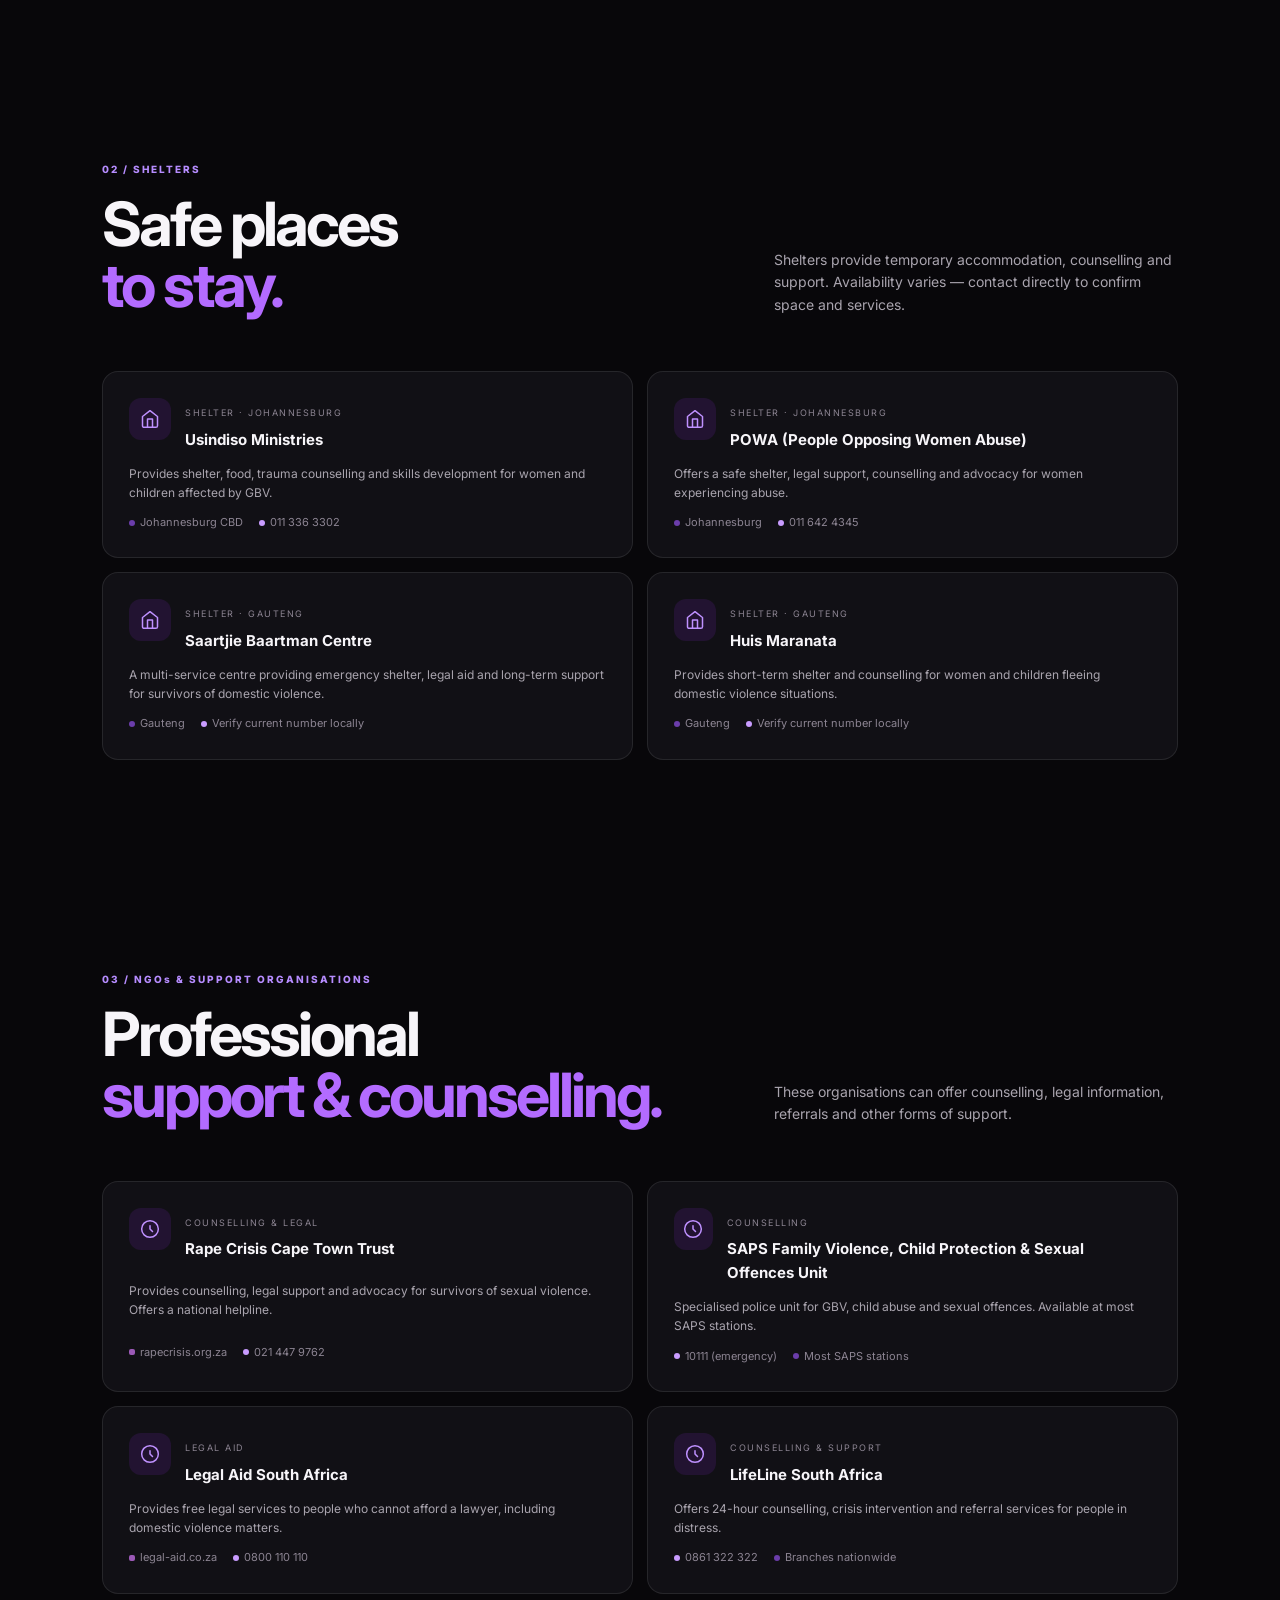
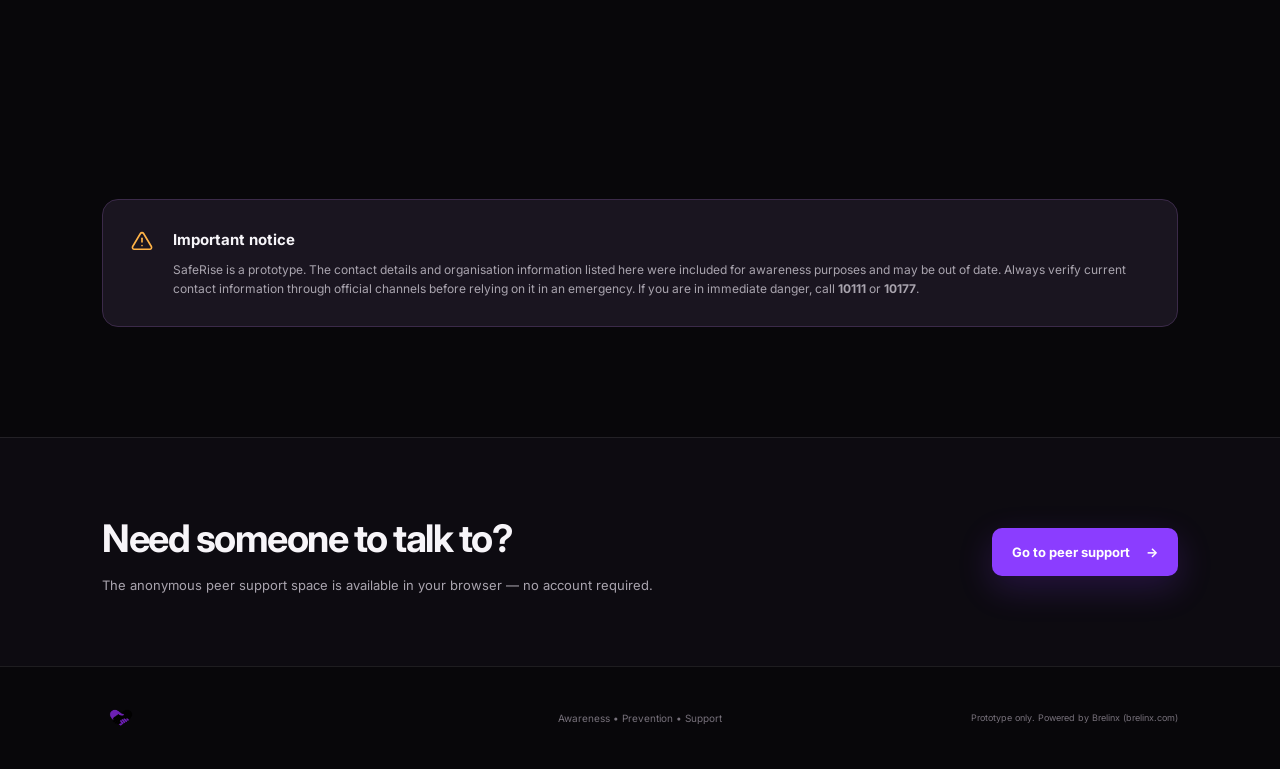
<file: resources.html>
<!DOCTYPE html>
<html lang="en">
<head>
  <meta charset="UTF-8">
  <meta name="viewport" content="width=device-width, initial-scale=1.0">
  <meta name="theme-color" content="#08070a">
  <meta name="description" content="SafeRise — Find shelters, emergency contacts, NGOs and support organisations in Johannesburg and Gauteng.">
  <title>Resources — SafeRise</title>
  <link rel="preconnect" href="https://fonts.googleapis.com">
  <link rel="preconnect" href="https://fonts.gstatic.com" crossorigin>
  <link href="https://fonts.googleapis.com/css2?family=Inter:wght@400;500;600;700;800&display=swap" rel="stylesheet">
  <link rel="stylesheet" href="style.css">
  <link rel="icon" type="image/png" href="logo.png">
</head>
<body>
  <div class="app-shell">
    <header class="topbar">
      <a class="brand" href="index.html" aria-label="SafeRise home">
        <img src="logo.png" alt="SafeRise logo" class="brand-logo">
      </a>
      <nav class="desktop-nav" aria-label="Primary navigation">
        <a href="learn.html">Learn</a>
        <a href="quiz.html">Quiz</a>
        <a href="resources.html" class="nav-active">Resources</a>
        <a href="support.html">Peer Support</a>
      </nav>
      <button class="menu-toggle" id="menuToggle" aria-label="Open navigation" aria-expanded="false">☰</button>
      <a class="header-help" href="#emergency">Get help</a>
    </header>

    <div class="mobile-menu" id="mobileMenu">
      <a href="learn.html">Learn</a>
      <a href="quiz.html">Quiz</a>
      <a href="resources.html">Resources</a>
      <a href="support.html">Peer Support</a>
    </div>

    <main>
      <!-- Page hero -->
      <section class="page-hero">
        <div class="hero-glow glow-one"></div>
        <div class="hero-glow glow-two"></div>
        <div class="page-hero-copy">
          <span class="section-kicker">RESOURCES</span>
          <h1>Support is closer<br><em>than you think.</em></h1>
          <p>Resources for Johannesburg and Gauteng. This is a prototype — always verify current contact details before relying on them in an emergency.</p>
        </div>
      </section>

      <!-- Emergency -->
      <section class="emergency-section" id="emergency">
        <div class="emergency-content">
          <div>
            <span class="section-kicker">SAFETY FIRST</span>
            <h2>Are you in immediate danger?</h2>
            <p>If you are in immediate danger, move to a safer place if you can and contact emergency services or someone you trust.</p>
          </div>
          <button class="btn btn-light" id="emergencyButton">Show emergency options <span>→</span></button>
        </div>
      </section>

      <!-- Emergency contacts -->
      <section class="section" id="emergency-contacts">
        <div class="section-heading">
          <div>
            <span class="section-kicker">01 / EMERGENCY CONTACTS</span>
            <h2>Call for help<br><em>right now.</em></h2>
          </div>
          <p>These are general emergency numbers. Verify them locally before you need them.</p>
        </div>

        <div class="contacts-grid">
          <div class="contact-card danger-card">
            <div class="contact-icon">
              <svg viewBox="0 0 24 24" fill="none" stroke="currentColor" stroke-width="1.8" stroke-linecap="round" stroke-linejoin="round" width="24" height="24" aria-hidden="true"><path d="M22 16.92v3a2 2 0 0 1-2.18 2 19.79 19.79 0 0 1-8.63-3.07A19.5 19.5 0 0 1 4.7 12.15a19.79 19.79 0 0 1-3.07-8.67A2 2 0 0 1 3.61 1.5h3a2 2 0 0 1 2 1.72c.127.96.361 1.903.7 2.81a2 2 0 0 1-.45 2.11L7.91 9.08a16 16 0 0 0 6.04 6.04l1.61-1.61a2 2 0 0 1 2.11-.45c.907.339 1.85.573 2.81.7A2 2 0 0 1 22 16.92z"/></svg>
            </div>
            <h3>South African Police Service (SAPS)</h3>
            <p>For immediate police assistance in any emergency.</p>
            <a class="contact-number" href="tel:10111">10111</a>
            <span class="contact-note">Available 24/7 nationwide</span>
          </div>
          <div class="contact-card danger-card">
            <div class="contact-icon">
              <svg viewBox="0 0 24 24" fill="none" stroke="currentColor" stroke-width="1.8" stroke-linecap="round" stroke-linejoin="round" width="24" height="24" aria-hidden="true"><path d="M22 16.92v3a2 2 0 0 1-2.18 2 19.79 19.79 0 0 1-8.63-3.07A19.5 19.5 0 0 1 4.7 12.15a19.79 19.79 0 0 1-3.07-8.67A2 2 0 0 1 3.61 1.5h3a2 2 0 0 1 2 1.72c.127.96.361 1.903.7 2.81a2 2 0 0 1-.45 2.11L7.91 9.08a16 16 0 0 0 6.04 6.04l1.61-1.61a2 2 0 0 1 2.11-.45c.907.339 1.85.573 2.81.7A2 2 0 0 1 22 16.92z"/></svg>
            </div>
            <h3>Emergency Medical Services</h3>
            <p>For medical emergencies and ambulance services.</p>
            <a class="contact-number" href="tel:10177">10177</a>
            <span class="contact-note">Available 24/7 nationwide</span>
          </div>
          <div class="contact-card danger-card">
            <div class="contact-icon">
              <svg viewBox="0 0 24 24" fill="none" stroke="currentColor" stroke-width="1.8" stroke-linecap="round" stroke-linejoin="round" width="24" height="24" aria-hidden="true"><path d="M22 16.92v3a2 2 0 0 1-2.18 2 19.79 19.79 0 0 1-8.63-3.07A19.5 19.5 0 0 1 4.7 12.15a19.79 19.79 0 0 1-3.07-8.67A2 2 0 0 1 3.61 1.5h3a2 2 0 0 1 2 1.72c.127.96.361 1.903.7 2.81a2 2 0 0 1-.45 2.11L7.91 9.08a16 16 0 0 0 6.04 6.04l1.61-1.61a2 2 0 0 1 2.11-.45c.907.339 1.85.573 2.81.7A2 2 0 0 1 22 16.92z"/></svg>
            </div>
            <h3>GBV Command Centre</h3>
            <p>National 24-hour helpline for gender-based violence. Call, SMS or WhatsApp.</p>
            <a class="contact-number" href="tel:0800428428">0800 428 428</a>
            <span class="contact-note">Free call · 24/7 · SMS 'Help' to 31531</span>
          </div>
          <div class="contact-card danger-card">
            <div class="contact-icon">
              <svg viewBox="0 0 24 24" fill="none" stroke="currentColor" stroke-width="1.8" stroke-linecap="round" stroke-linejoin="round" width="24" height="24" aria-hidden="true"><path d="M22 16.92v3a2 2 0 0 1-2.18 2 19.79 19.79 0 0 1-8.63-3.07A19.5 19.5 0 0 1 4.7 12.15a19.79 19.79 0 0 1-3.07-8.67A2 2 0 0 1 3.61 1.5h3a2 2 0 0 1 2 1.72c.127.96.361 1.903.7 2.81a2 2 0 0 1-.45 2.11L7.91 9.08a16 16 0 0 0 6.04 6.04l1.61-1.61a2 2 0 0 1 2.11-.45c.907.339 1.85.573 2.81.7A2 2 0 0 1 22 16.92z"/></svg>
            </div>
            <h3>Childline South Africa</h3>
            <p>Support for children in distress or danger. Free and confidential.</p>
            <a class="contact-number" href="tel:116">116</a>
            <span class="contact-note">Free call · Available 24/7</span>
          </div>
        </div>
      </section>

      <!-- Shelters -->
      <section class="section resources-section" id="shelters">
        <div class="section-heading">
          <div>
            <span class="section-kicker">02 / SHELTERS</span>
            <h2>Safe places<br><em>to stay.</em></h2>
          </div>
          <p>Shelters provide temporary accommodation, counselling and support. Availability varies — contact directly to confirm space and services.</p>
        </div>

        <div class="resource-detail-grid">
          <article class="resource-detail-card">
            <div class="rdc-header">
              <div class="resource-icon">
                <svg viewBox="0 0 24 24" fill="none" stroke="currentColor" stroke-width="1.8" stroke-linecap="round" stroke-linejoin="round" width="20" height="20" aria-hidden="true"><path d="M3 9l9-7 9 7v11a2 2 0 0 1-2 2H5a2 2 0 0 1-2-2z"/><polyline points="9 22 9 12 15 12 15 22"/></svg>
              </div>
              <div>
                <span class="resource-type">SHELTER · JOHANNESBURG</span>
                <h3>Usindiso Ministries</h3>
              </div>
            </div>
            <p>Provides shelter, food, trauma counselling and skills development for women and children affected by GBV.</p>
            <div class="rdc-details">
              <span class="detail-loc">Johannesburg CBD</span>
              <span class="detail-tel">011 336 3302</span>
            </div>
          </article>

          <article class="resource-detail-card">
            <div class="rdc-header">
              <div class="resource-icon">
                <svg viewBox="0 0 24 24" fill="none" stroke="currentColor" stroke-width="1.8" stroke-linecap="round" stroke-linejoin="round" width="20" height="20" aria-hidden="true"><path d="M3 9l9-7 9 7v11a2 2 0 0 1-2 2H5a2 2 0 0 1-2-2z"/><polyline points="9 22 9 12 15 12 15 22"/></svg>
              </div>
              <div>
                <span class="resource-type">SHELTER · JOHANNESBURG</span>
                <h3>POWA (People Opposing Women Abuse)</h3>
              </div>
            </div>
            <p>Offers a safe shelter, legal support, counselling and advocacy for women experiencing abuse.</p>
            <div class="rdc-details">
              <span class="detail-loc">Johannesburg</span>
              <span class="detail-tel">011 642 4345</span>
            </div>
          </article>

          <article class="resource-detail-card">
            <div class="rdc-header">
              <div class="resource-icon">
                <svg viewBox="0 0 24 24" fill="none" stroke="currentColor" stroke-width="1.8" stroke-linecap="round" stroke-linejoin="round" width="20" height="20" aria-hidden="true"><path d="M3 9l9-7 9 7v11a2 2 0 0 1-2 2H5a2 2 0 0 1-2-2z"/><polyline points="9 22 9 12 15 12 15 22"/></svg>
              </div>
              <div>
                <span class="resource-type">SHELTER · GAUTENG</span>
                <h3>Saartjie Baartman Centre</h3>
              </div>
            </div>
            <p>A multi-service centre providing emergency shelter, legal aid and long-term support for survivors of domestic violence.</p>
            <div class="rdc-details">
              <span class="detail-loc">Gauteng</span>
              <span class="detail-tel">Verify current number locally</span>
            </div>
          </article>

          <article class="resource-detail-card">
            <div class="rdc-header">
              <div class="resource-icon">
                <svg viewBox="0 0 24 24" fill="none" stroke="currentColor" stroke-width="1.8" stroke-linecap="round" stroke-linejoin="round" width="20" height="20" aria-hidden="true"><path d="M3 9l9-7 9 7v11a2 2 0 0 1-2 2H5a2 2 0 0 1-2-2z"/><polyline points="9 22 9 12 15 12 15 22"/></svg>
              </div>
              <div>
                <span class="resource-type">SHELTER · GAUTENG</span>
                <h3>Huis Maranata</h3>
              </div>
            </div>
            <p>Provides short-term shelter and counselling for women and children fleeing domestic violence situations.</p>
            <div class="rdc-details">
              <span class="detail-loc">Gauteng</span>
              <span class="detail-tel">Verify current number locally</span>
            </div>
          </article>
        </div>
      </section>

      <!-- NGOs & Support -->
      <section class="section resources-section" id="ngos">
        <div class="section-heading">
          <div>
            <span class="section-kicker">03 / NGOs &amp; SUPPORT ORGANISATIONS</span>
            <h2>Professional<br><em>support &amp; counselling.</em></h2>
          </div>
          <p>These organisations can offer counselling, legal information, referrals and other forms of support.</p>
        </div>

        <div class="resource-detail-grid">
          <article class="resource-detail-card">
            <div class="rdc-header">
              <div class="resource-icon">
                <svg viewBox="0 0 24 24" fill="none" stroke="currentColor" stroke-width="1.8" stroke-linecap="round" stroke-linejoin="round" width="20" height="20" aria-hidden="true"><circle cx="12" cy="12" r="10"/><path d="M12 8v4l3 3"/></svg>
              </div>
              <div>
                <span class="resource-type">COUNSELLING &amp; LEGAL</span>
                <h3>Rape Crisis Cape Town Trust</h3>
              </div>
            </div>
            <p>Provides counselling, legal support and advocacy for survivors of sexual violence. Offers a national helpline.</p>
            <div class="rdc-details">
              <span class="detail-web">rapecrisis.org.za</span>
              <span class="detail-tel">021 447 9762</span>
            </div>
          </article>

          <article class="resource-detail-card">
            <div class="rdc-header">
              <div class="resource-icon">
                <svg viewBox="0 0 24 24" fill="none" stroke="currentColor" stroke-width="1.8" stroke-linecap="round" stroke-linejoin="round" width="20" height="20" aria-hidden="true"><circle cx="12" cy="12" r="10"/><path d="M12 8v4l3 3"/></svg>
              </div>
              <div>
                <span class="resource-type">COUNSELLING</span>
                <h3>SAPS Family Violence, Child Protection &amp; Sexual Offences Unit</h3>
              </div>
            </div>
            <p>Specialised police unit for GBV, child abuse and sexual offences. Available at most SAPS stations.</p>
            <div class="rdc-details">
              <span class="detail-tel">10111 (emergency)</span>
              <span class="detail-loc">Most SAPS stations</span>
            </div>
          </article>

          <article class="resource-detail-card">
            <div class="rdc-header">
              <div class="resource-icon">
                <svg viewBox="0 0 24 24" fill="none" stroke="currentColor" stroke-width="1.8" stroke-linecap="round" stroke-linejoin="round" width="20" height="20" aria-hidden="true"><circle cx="12" cy="12" r="10"/><path d="M12 8v4l3 3"/></svg>
              </div>
              <div>
                <span class="resource-type">LEGAL AID</span>
                <h3>Legal Aid South Africa</h3>
              </div>
            </div>
            <p>Provides free legal services to people who cannot afford a lawyer, including domestic violence matters.</p>
            <div class="rdc-details">
              <span class="detail-web">legal-aid.co.za</span>
              <span class="detail-tel">0800 110 110</span>
            </div>
          </article>

          <article class="resource-detail-card">
            <div class="rdc-header">
              <div class="resource-icon">
                <svg viewBox="0 0 24 24" fill="none" stroke="currentColor" stroke-width="1.8" stroke-linecap="round" stroke-linejoin="round" width="20" height="20" aria-hidden="true"><circle cx="12" cy="12" r="10"/><path d="M12 8v4l3 3"/></svg>
              </div>
              <div>
                <span class="resource-type">COUNSELLING &amp; SUPPORT</span>
                <h3>LifeLine South Africa</h3>
              </div>
            </div>
            <p>Offers 24-hour counselling, crisis intervention and referral services for people in distress.</p>
            <div class="rdc-details">
              <span class="detail-tel">0861 322 322</span>
              <span class="detail-loc">Branches nationwide</span>
            </div>
          </article>
        </div>
      </section>

      <!-- Disclaimer -->
      <section class="section">
        <div class="disclaimer-box">
          <span class="disclaimer-icon">
            <svg viewBox="0 0 24 24" fill="none" stroke="currentColor" stroke-width="1.8" stroke-linecap="round" stroke-linejoin="round" width="22" height="22" aria-hidden="true"><path d="M10.29 3.86 1.82 18a2 2 0 0 0 1.71 3h16.94a2 2 0 0 0 1.71-3L13.71 3.86a2 2 0 0 0-3.42 0z"/><line x1="12" y1="9" x2="12" y2="13"/><line x1="12" y1="17" x2="12.01" y2="17"/></svg>
          </span>
          <div>
            <h3>Important notice</h3>
            <p>SafeRise is a prototype. The contact details and organisation information listed here were included for awareness purposes and may be out of date. Always verify current contact information through official channels before relying on it in an emergency. If you are in immediate danger, call <strong>10111</strong> or <strong>10177</strong>.</p>
          </div>
        </div>
      </section>

      <!-- CTA strip -->
      <section class="page-cta-strip">
        <div>
          <h2>Need someone to talk to?</h2>
          <p>The anonymous peer support space is available in your browser — no account required.</p>
        </div>
        <a class="btn btn-primary" href="support.html">Go to peer support <span>→</span></a>
      </section>
    </main>

    <footer>
      <div class="footer-brand"><img src="logo.png" alt="SafeRise logo" class="footer-logo"></div>
      <p>Awareness • Prevention • Support</p>
      <small>Prototype only. Powered by Brelinx (brelinx.com)</small>
    </footer>
  </div>

  <div class="modal-backdrop" id="modalBackdrop" hidden>
    <div class="modal" role="dialog" aria-modal="true" aria-labelledby="modalTitle">
      <button class="modal-close" id="modalClose" aria-label="Close">×</button>
      <span class="section-kicker" id="modalKicker">SAFERISE</span>
      <h2 id="modalTitle"></h2>
      <div id="modalBody"></div>
    </div>
  </div>

  <script>
    const $ = (id) => document.getElementById(id);

    function openModal(title, body) {
      $("modalTitle").textContent = title;
      $("modalBody").innerHTML = body;
      $("modalBackdrop").hidden = false;
      document.body.style.overflow = "hidden";
    }

    function closeModal() {
      $("modalBackdrop").hidden = true;
      document.body.style.overflow = "";
    }

    $("modalClose").addEventListener("click", closeModal);
    $("modalBackdrop").addEventListener("click", e => {
      if (e.target === $("modalBackdrop")) closeModal();
    });
    document.addEventListener("keydown", e => {
      if (e.key === "Escape") closeModal();
    });

    $("emergencyButton").addEventListener("click", () => {
      openModal("Emergency options", `
        <p><strong>If you are in immediate danger:</strong></p>
        <ul>
          <li>Move to a safer place if you can do so safely.</li>
          <li>Call <strong>10111</strong> (SAPS) or <strong>10177</strong> (ambulance).</li>
          <li>Contact the GBV Command Centre: <strong>0800 428 428</strong> (free, 24/7).</li>
          <li>If possible, contact someone you trust and tell them where you are.</li>
        </ul>
        <p class="modal-note">SafeRise is a prototype and does not place calls or provide live crisis response. Always verify current local contact details.</p>
      `);
    });

    const menuToggle = $("menuToggle");
    const mobileMenu = $("mobileMenu");
    menuToggle.addEventListener("click", () => {
      const open = mobileMenu.classList.toggle("open");
      menuToggle.setAttribute("aria-expanded", String(open));
    });
    mobileMenu.querySelectorAll("a").forEach(a => a.addEventListener("click", () => {
      mobileMenu.classList.remove("open");
      menuToggle.setAttribute("aria-expanded", "false");
    }));
  </script>
</body>
</html>
</file>
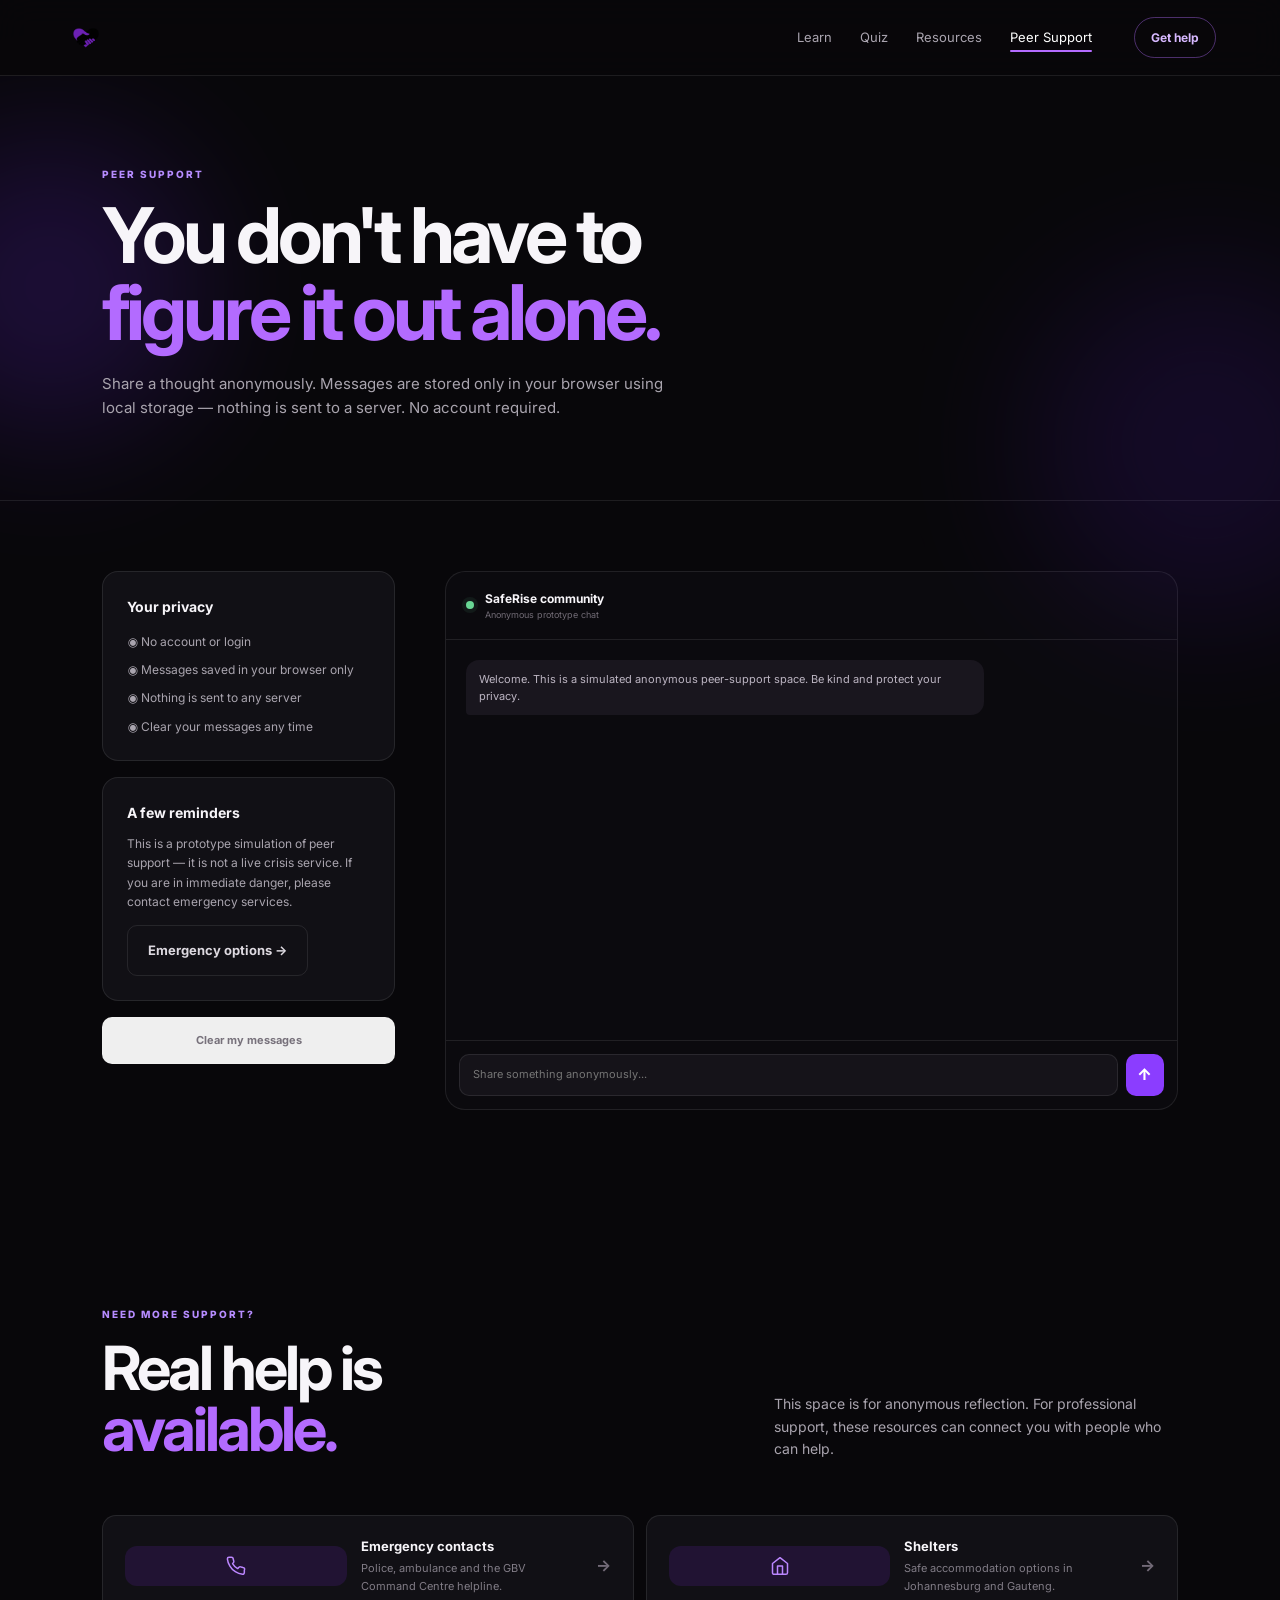
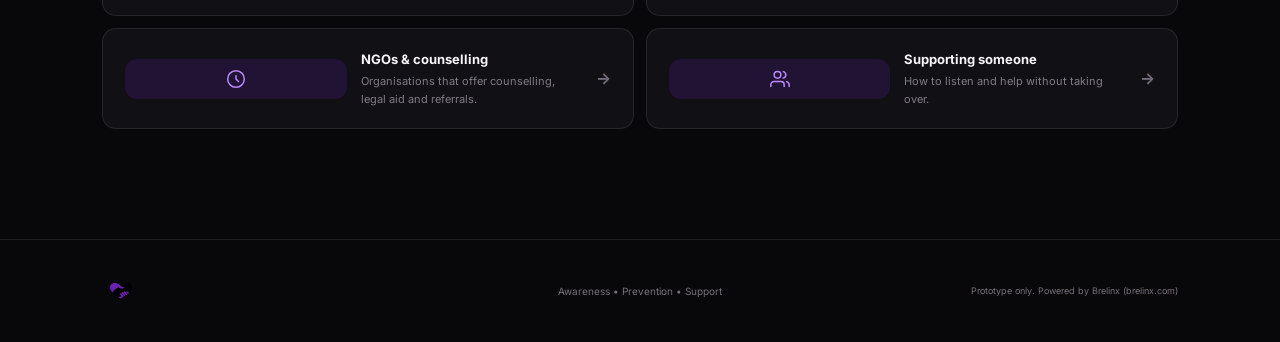
<file: support.html>
<!DOCTYPE html>
<html lang="en">
<head>
  <meta charset="UTF-8">
  <meta name="viewport" content="width=device-width, initial-scale=1.0">
  <meta name="theme-color" content="#08070a">
  <meta name="description" content="SafeRise — Anonymous peer support space. No account required. Messages stored only in your browser.">
  <title>Peer Support — SafeRise</title>
  <link rel="preconnect" href="https://fonts.googleapis.com">
  <link rel="preconnect" href="https://fonts.gstatic.com" crossorigin>
  <link href="https://fonts.googleapis.com/css2?family=Inter:wght@400;500;600;700;800&display=swap" rel="stylesheet">
  <link rel="stylesheet" href="style.css">
  <link rel="icon" type="image/png" href="logo.png">
</head>
<body>
  <div class="app-shell">
    <header class="topbar">
      <a class="brand" href="index.html" aria-label="SafeRise home">
        <img src="logo.png" alt="SafeRise logo" class="brand-logo">
      </a>
      <nav class="desktop-nav" aria-label="Primary navigation">
        <a href="learn.html">Learn</a>
        <a href="quiz.html">Quiz</a>
        <a href="resources.html">Resources</a>
        <a href="support.html" class="nav-active">Peer Support</a>
      </nav>
      <button class="menu-toggle" id="menuToggle" aria-label="Open navigation" aria-expanded="false">☰</button>
      <a class="header-help" href="resources.html#emergency">Get help</a>
    </header>

    <div class="mobile-menu" id="mobileMenu">
      <a href="learn.html">Learn</a>
      <a href="quiz.html">Quiz</a>
      <a href="resources.html">Resources</a>
      <a href="support.html">Peer Support</a>
    </div>

    <main>
      <!-- Page hero -->
      <section class="page-hero">
        <div class="hero-glow glow-one"></div>
        <div class="hero-glow glow-two"></div>
        <div class="page-hero-copy">
          <span class="section-kicker">PEER SUPPORT</span>
          <h1>You don't have to<br><em>figure it out alone.</em></h1>
          <p>Share a thought anonymously. Messages are stored only in your browser using local storage — nothing is sent to a server. No account required.</p>
        </div>
      </section>

      <!-- Main support layout -->
      <section class="section support-page-section">
        <div class="support-page-layout">

          <!-- Sidebar info -->
          <aside class="support-sidebar">
            <div class="privacy-card">
              <h3>Your privacy</h3>
              <ul>
                <li>◉ No account or login</li>
                <li>◉ Messages saved in your browser only</li>
                <li>◉ Nothing is sent to any server</li>
                <li>◉ Clear your messages any time</li>
              </ul>
            </div>

            <div class="support-tips">
              <h3>A few reminders</h3>
              <p>This is a prototype simulation of peer support — it is not a live crisis service. If you are in immediate danger, please contact emergency services.</p>
              <a class="btn btn-ghost" href="resources.html#emergency" style="margin-top:14px;display:inline-flex">Emergency options →</a>
            </div>

            <button class="btn btn-ghost clear-btn" id="clearMessages">Clear my messages</button>
          </aside>

          <!-- Chat -->
          <div class="chat chat-large">
            <div class="chat-header">
              <div class="online-dot"></div>
              <div><strong>SafeRise community</strong><span>Anonymous prototype chat</span></div>
            </div>
            <div class="chat-messages" id="chatMessages">
              <div class="message received">Welcome. This is a simulated anonymous peer-support space. Be kind and protect your privacy.</div>
            </div>
            <form class="chat-form" id="chatForm">
              <input id="chatInput" maxlength="240" placeholder="Share something anonymously..." autocomplete="off">
              <button type="submit" aria-label="Send message">↑</button>
            </form>
          </div>

        </div>
      </section>

      <!-- Support resources strip -->
      <section class="section support-links-section">
        <div class="section-heading">
          <div>
            <span class="section-kicker">NEED MORE SUPPORT?</span>
            <h2>Real help is<br><em>available.</em></h2>
          </div>
          <p>This space is for anonymous reflection. For professional support, these resources can connect you with people who can help.</p>
        </div>
        <div class="support-links-grid">
          <a class="support-link-card" href="resources.html#emergency-contacts">
            <div class="slc-icon">
              <svg viewBox="0 0 24 24" fill="none" stroke="currentColor" stroke-width="1.8" stroke-linecap="round" stroke-linejoin="round" width="20" height="20" aria-hidden="true"><path d="M22 16.92v3a2 2 0 0 1-2.18 2 19.79 19.79 0 0 1-8.63-3.07A19.5 19.5 0 0 1 4.7 12.15a19.79 19.79 0 0 1-3.07-8.67A2 2 0 0 1 3.61 1.5h3a2 2 0 0 1 2 1.72c.127.96.361 1.903.7 2.81a2 2 0 0 1-.45 2.11L7.91 9.08a16 16 0 0 0 6.04 6.04l1.61-1.61a2 2 0 0 1 2.11-.45c.907.339 1.85.573 2.81.7A2 2 0 0 1 22 16.92z"/></svg>
            </div>
            <div>
              <strong>Emergency contacts</strong>
              <span>Police, ambulance and the GBV Command Centre helpline.</span>
            </div>
            <b>→</b>
          </a>
          <a class="support-link-card" href="resources.html#shelters">
            <div class="slc-icon">
              <svg viewBox="0 0 24 24" fill="none" stroke="currentColor" stroke-width="1.8" stroke-linecap="round" stroke-linejoin="round" width="20" height="20" aria-hidden="true"><path d="M3 9l9-7 9 7v11a2 2 0 0 1-2 2H5a2 2 0 0 1-2-2z"/><polyline points="9 22 9 12 15 12 15 22"/></svg>
            </div>
            <div>
              <strong>Shelters</strong>
              <span>Safe accommodation options in Johannesburg and Gauteng.</span>
            </div>
            <b>→</b>
          </a>
          <a class="support-link-card" href="resources.html#ngos">
            <div class="slc-icon">
              <svg viewBox="0 0 24 24" fill="none" stroke="currentColor" stroke-width="1.8" stroke-linecap="round" stroke-linejoin="round" width="20" height="20" aria-hidden="true"><circle cx="12" cy="12" r="10"/><path d="M12 8v4l3 3"/></svg>
            </div>
            <div>
              <strong>NGOs &amp; counselling</strong>
              <span>Organisations that offer counselling, legal aid and referrals.</span>
            </div>
            <b>→</b>
          </a>
          <a class="support-link-card" href="learn.html#supporting">
            <div class="slc-icon">
              <svg viewBox="0 0 24 24" fill="none" stroke="currentColor" stroke-width="1.8" stroke-linecap="round" stroke-linejoin="round" width="20" height="20" aria-hidden="true"><path d="M17 21v-2a4 4 0 0 0-4-4H5a4 4 0 0 0-4 4v2"/><circle cx="9" cy="7" r="4"/><path d="M23 21v-2a4 4 0 0 0-3-3.87"/><path d="M16 3.13a4 4 0 0 1 0 7.75"/></svg>
            </div>
            <div>
              <strong>Supporting someone</strong>
              <span>How to listen and help without taking over.</span>
            </div>
            <b>→</b>
          </a>
        </div>
      </section>

    </main>

    <footer>
      <div class="footer-brand"><img src="logo.png" alt="SafeRise logo" class="footer-logo"></div>
      <p>Awareness • Prevention • Support</p>
      <small>Prototype only. Powered by Brelinx (brelinx.com)</small>
    </footer>
  </div>

  <script>
    const $ = (id) => document.getElementById(id);

    // Load saved messages
    const savedMessages = JSON.parse(localStorage.getItem("saferiseMessages") || "[]");
    const chatMessages = $("chatMessages");
    savedMessages.forEach(message => addMessage(message, "sent"));

    function addMessage(text, type) {
      const div = document.createElement("div");
      div.className = `message ${type}`;
      div.textContent = text;
      chatMessages.appendChild(div);
      chatMessages.scrollTop = chatMessages.scrollHeight;
    }

    $("chatForm").addEventListener("submit", e => {
      e.preventDefault();
      const input = $("chatInput");
      const value = input.value.trim();
      if (!value) return;
      addMessage(value, "sent");
      const messages = JSON.parse(localStorage.getItem("saferiseMessages") || "[]");
      messages.push(value);
      localStorage.setItem("saferiseMessages", JSON.stringify(messages.slice(-30)));
      input.value = "";
    });

    $("clearMessages").addEventListener("click", () => {
      localStorage.removeItem("saferiseMessages");
      // Remove all sent messages, keep the welcome message
      const sent = chatMessages.querySelectorAll(".sent");
      sent.forEach(m => m.remove());
    });

    const menuToggle = $("menuToggle");
    const mobileMenu = $("mobileMenu");
    menuToggle.addEventListener("click", () => {
      const open = mobileMenu.classList.toggle("open");
      menuToggle.setAttribute("aria-expanded", String(open));
    });
    mobileMenu.querySelectorAll("a").forEach(a => a.addEventListener("click", () => {
      mobileMenu.classList.remove("open");
      menuToggle.setAttribute("aria-expanded", "false");
    }));
  </script>
</body>
</html>
</file>
<file: style.css>
*{box-sizing:border-box;margin:0;padding:0}
:root{--bg:#08070a;--surface:#111015;--surface-2:#17151c;--purple:#8b3dff;--purple-2:#b36bff;--text:#f7f5f9;--muted:#a9a4ae;--line:rgba(255,255,255,.09);--danger:#ff5470}
html{scroll-behavior:smooth}
body{font-family:Inter,system-ui,sans-serif;background:var(--bg);color:var(--text);line-height:1.6}
a{text-decoration:none;color:inherit}
button,input{font:inherit}
button{cursor:pointer}
.app-shell{overflow:hidden;min-height:100vh}
.topbar{height:76px;padding:0 clamp(20px,5vw,72px);display:flex;align-items:center;gap:42px;border-bottom:1px solid var(--line);position:sticky;top:0;background:rgba(8,7,10,.88);backdrop-filter:blur(16px);z-index:20}
.brand{display:flex;align-items:center;gap:10px;font-weight:800;font-size:20px;letter-spacing:-.7px}
.brand>span:last-child>span{color:var(--purple-2)}
.brand-mark{width:30px;height:30px;border-radius:9px;background:var(--purple);display:grid;place-items:center;font-weight:800;color:#fff}
.brand-logo{height:38px;width:auto;display:block}
.footer-logo{height:32px;width:auto;display:block}
.desktop-nav{display:flex;gap:28px;margin-left:auto}
.desktop-nav a,.mobile-menu a{font-size:13px;color:#aaa4af;transition:.2s}
.desktop-nav a:hover,.mobile-menu a:hover{color:#fff}
.header-help{font-size:12px;font-weight:700;padding:10px 16px;border:1px solid rgba(179,107,255,.4);border-radius:99px;color:#d7b8ff}
.menu-toggle,.mobile-menu{display:none}
.hero{position:relative;min-height:620px;padding:100px clamp(20px,8vw,120px);display:grid;grid-template-columns:1.2fr .8fr;align-items:center;gap:70px}
.hero-glow{position:absolute;filter:blur(70px);opacity:.18;border-radius:50%;pointer-events:none}
.glow-one{width:300px;height:300px;background:#792eff;top:60px;left:-100px}
.glow-two{width:350px;height:350px;background:#4b1aa8;right:-100px;bottom:-120px}
.hero-copy,.hero-panel{position:relative;z-index:1}
.eyebrow,.section-kicker{font-size:10px;font-weight:800;letter-spacing:2px;color:#b68cff}
.eyebrow{display:flex;align-items:center;gap:9px;margin-bottom:20px}
.eyebrow span{width:22px;height:1px;background:var(--purple-2)}
h1{font-size:clamp(52px,7vw,92px);line-height:.98;letter-spacing:-5px;max-width:820px}
h1 em,h2 em{font-style:normal;color:var(--purple-2)}
.hero-text{color:var(--muted);max-width:570px;margin:26px 0;font-size:16px}
.hero-actions{display:flex;gap:12px;flex-wrap:wrap}
.btn{border:0;border-radius:10px;padding:14px 20px;font-weight:700;font-size:13px;display:inline-flex;gap:16px;align-items:center;justify-content:center}
.btn-primary{background:var(--purple);color:white;box-shadow:0 12px 35px rgba(139,61,255,.2)}
.btn-primary:hover{background:#9a55ff;transform:translateY(-1px)}
.btn-ghost{border:1px solid var(--line);color:#ddd9e0}
.prototype-note{font-size:10px;color:#68636d;margin-top:18px}
.hero-panel{justify-self:end;width:min(100%,360px);background:linear-gradient(145deg,#18151e,#0d0c10);border:1px solid var(--line);padding:36px;border-radius:26px;box-shadow:0 25px 70px rgba(0,0,0,.35)}
.panel-orb{width:52px;height:52px;border-radius:16px;background:#28154b;color:#c99cff;display:grid;place-items:center;font-size:21px;margin-bottom:40px}
.panel-label{font-size:10px;color:#807986;text-transform:uppercase;letter-spacing:1.5px}
.hero-panel h2{font-size:27px;line-height:1.15;letter-spacing:-1px;margin:8px 0 12px}
.hero-panel p{font-size:13px;color:var(--muted)}
.hero-panel a{display:inline-block;color:#c594ff;font-size:12px;font-weight:700;margin-top:25px}
.quick-actions{display:grid;grid-template-columns:repeat(3,1fr);gap:1px;background:var(--line);border-top:1px solid var(--line);border-bottom:1px solid var(--line)}
.action-card{background:#0d0c10;padding:25px clamp(18px,4vw,55px);display:flex;align-items:center;gap:16px;transition:.2s}
.action-card:hover{background:#141219}
.action-card>div:nth-child(2){display:grid;gap:2px;flex:1}
.action-card strong{font-size:13px}
.action-card span{font-size:11px;color:#817c86}
.action-card>b{color:#736b78}
.action-icon{width:38px;height:38px;display:grid;place-items:center;border-radius:11px;background:#29131a;color:#ff7186;font-weight:800}
.action-icon.purple{background:#211333;color:#bc87ff}
.section{padding:110px clamp(20px,8vw,120px)}
.section-heading{display:grid;grid-template-columns:1fr .65fr;gap:50px;margin-bottom:55px}
.section-heading h2,.quiz-copy h2,.support-copy h2{font-size:clamp(38px,5vw,61px);line-height:1;letter-spacing:-3px;margin-top:13px}
.section-heading>p{color:var(--muted);font-size:14px;max-width:450px;align-self:end}
.learn-grid{display:grid;grid-template-columns:repeat(4,1fr);gap:12px}
.info-card{min-height:340px;background:var(--surface);border:1px solid var(--line);border-radius:18px;padding:25px;position:relative;display:flex;flex-direction:column;transition:.25s}
.info-card:hover{border-color:rgba(179,107,255,.3);transform:translateY(-4px)}
.info-card.featured{background:linear-gradient(160deg,#1b1126,#111015)}
.card-number{position:absolute;right:20px;top:20px;color:#514b56;font-size:10px}
.card-icon{width:44px;height:44px;border-radius:13px;background:#25163a;color:#c99cff;display:grid;place-items:center;margin-bottom:auto}
.info-card h3{font-size:18px;margin:22px 0 7px}
.info-card p{font-size:12px;color:var(--muted);min-height:60px}
.text-link{background:none;border:0;color:#bd8cff;font-size:11px;font-weight:700;text-align:left;margin-top:18px}
.text-link span{margin-left:8px}
.quiz-section{padding:105px clamp(20px,8vw,120px);background:#0d0b11;display:grid;grid-template-columns:.7fr 1.3fr;gap:100px;align-items:center}
.quiz-copy>p{color:var(--muted);font-size:14px;max-width:390px;margin-top:24px}
.quiz-stat{margin-top:40px;border-left:2px solid var(--purple);padding-left:15px;display:grid}
.quiz-stat strong{font-size:26px}
.quiz-stat span{font-size:10px;color:#77717c;text-transform:uppercase;letter-spacing:1px}
.quiz-box{background:var(--surface);border:1px solid var(--line);border-radius:20px;padding:30px}
.quiz-top{display:flex;justify-content:space-between;color:#827b88;font-size:10px;text-transform:uppercase;letter-spacing:1px}
.progress{height:3px;background:#26222b;margin:13px 0 35px;border-radius:99px;overflow:hidden}
.progress span{height:100%;display:block;background:var(--purple);transition:.3s}
.quiz-box h3{font-size:21px;line-height:1.35;max-width:650px;margin-bottom:22px}
.answers{display:grid;gap:9px}
.answer{width:100%;text-align:left;background:#151319;border:1px solid var(--line);color:#d9d5dc;padding:14px 16px;border-radius:10px;font-size:12px;transition:.2s}
.answer:hover:not(:disabled){border-color:#8b3dff;background:#1b1522}
.answer.correct{border-color:#65c68a;background:rgba(101,198,138,.08);color:#b8f0cb}
.answer.wrong{border-color:#ff647a;background:rgba(255,100,122,.07);color:#ffb3be}
.answer:disabled{cursor:default}
.quiz-feedback{min-height:30px;margin-top:15px;font-size:12px;color:#a9a3ad}
.next-btn{margin-top:5px}
.resources-section{padding-bottom:95px}
.resource-grid{display:grid;grid-template-columns:repeat(3,1fr);gap:12px}
.resource-card{background:var(--surface);border:1px solid var(--line);border-radius:16px;padding:23px;display:grid;grid-template-columns:auto 1fr;gap:16px}
.resource-icon{width:42px;height:42px;border-radius:12px;background:#221331;color:#bf91ff;display:grid;place-items:center}
.resource-type{font-size:9px;letter-spacing:1.5px;color:#8c8492}
.resource-card h3{font-size:15px;margin:4px 0}
.resource-card p{font-size:11px;color:var(--muted)}
.resource-card>a{grid-column:2;color:#ba83ff;font-size:11px;font-weight:700;margin-top:10px}
.support-section{background:#111015;padding:100px clamp(20px,8vw,120px);display:grid;grid-template-columns:.8fr 1.2fr;gap:100px;align-items:center}
.support-copy>p{color:var(--muted);font-size:14px;max-width:390px;margin:24px 0}
.privacy-pill{font-size:10px;color:#99929f;border:1px solid var(--line);display:inline-block;border-radius:99px;padding:9px 13px}
.chat{background:#0b0a0e;border:1px solid var(--line);border-radius:20px;overflow:hidden}
.chat-header{padding:17px 20px;border-bottom:1px solid var(--line);display:flex;gap:11px;align-items:center}
.online-dot{width:8px;height:8px;background:#68d694;border-radius:50%;box-shadow:0 0 0 4px rgba(104,214,148,.08)}
.chat-header div:nth-child(2){display:grid}
.chat-header strong{font-size:12px}
.chat-header span{font-size:9px;color:#716b75}
.chat-messages{height:260px;padding:20px;overflow-y:auto;display:flex;flex-direction:column;gap:10px}
.message{max-width:75%;font-size:11px;padding:11px 13px;border-radius:13px;line-height:1.5}
.received{background:#19161e;color:#bcb5c2;align-self:flex-start;border-bottom-left-radius:4px}
.sent{background:#6930a8;color:white;align-self:flex-end;border-bottom-right-radius:4px}
.chat-form{display:flex;gap:8px;padding:13px;border-top:1px solid var(--line)}
.chat-form input{min-width:0;flex:1;background:#151319;border:1px solid var(--line);border-radius:10px;padding:11px 13px;color:white;outline:0;font-size:11px}
.chat-form input:focus{border-color:#7f42c4}
.chat-form button{width:38px;border:0;border-radius:10px;background:var(--purple);color:#fff;font-weight:800}
.emergency-section{padding:70px clamp(20px,8vw,120px);background:#210d14;border-top:1px solid #401620;border-bottom:1px solid #401620}
.emergency-content{display:flex;justify-content:space-between;gap:30px;align-items:center}
.emergency-content h2{font-size:31px;letter-spacing:-1px;margin:5px 0}
.emergency-content p{font-size:12px;color:#c1aeb3;max-width:620px}
.btn-light{background:#fff;color:#151015;white-space:nowrap}
footer{padding:35px clamp(20px,8vw,120px);display:grid;grid-template-columns:1fr 1fr 1fr;align-items:center;border-top:1px solid var(--line)}
.footer-brand{font-weight:800;display:flex;align-items:center;gap:10px}
footer p{text-align:center;color:#77717b;font-size:10px}
footer small{text-align:right;color:#77717b;font-size:9px}
.modal-backdrop{position:fixed;inset:0;background:rgba(0,0,0,.76);backdrop-filter:blur(8px);z-index:100;display:grid;place-items:center;padding:20px}
.modal{width:min(560px,100%);background:#151219;border:1px solid #3b2a49;border-radius:22px;padding:35px;position:relative;box-shadow:0 30px 100px #000}
.modal-close{position:absolute;right:18px;top:15px;background:none;border:0;color:#aaa;font-size:28px}
.modal h2{font-size:29px;letter-spacing:-1px;margin:8px 0 18px}
.modal-body{color:#b9b2be}
.modal p,.modal li{font-size:13px;color:#bdb6c2}
.modal ul{padding-left:18px;display:grid;gap:9px}
.modal-note{margin-top:20px;padding:12px;border-radius:10px;background:#211a28;color:#a88dc1!important;font-size:11px!important}
[hidden]{display:none!important}
@media(max-width:900px){
 .desktop-nav{display:none}.menu-toggle{display:block;background:none;border:0;color:white;font-size:20px;margin-left:auto}.header-help{font-size:10px}
 .mobile-menu{position:fixed;top:76px;left:0;right:0;background:#0d0c10;border-bottom:1px solid var(--line);z-index:19;padding:10px 20px}.mobile-menu.open{display:grid}.mobile-menu a{padding:13px 0;border-bottom:1px solid var(--line)}
 .hero{grid-template-columns:1fr;padding-top:75px;min-height:auto}.hero-panel{justify-self:stretch}.learn-grid{grid-template-columns:repeat(2,1fr)}.section-heading,.quiz-section,.support-section{grid-template-columns:1fr}.quiz-section,.support-section{gap:45px}.resource-grid{grid-template-columns:1fr}.emergency-content{align-items:flex-start;flex-direction:column}
 footer{grid-template-columns:1fr;gap:12px;text-align:center}footer p,footer small{text-align:center}
}
@media(max-width:560px){
 .topbar{height:66px;gap:12px}.header-help{padding:8px 11px}.menu-toggle{font-size:18px}
 .hero{padding:65px 20px 70px}.hero-panel{padding:25px}.panel-orb{margin-bottom:28px}h1{font-size:52px;letter-spacing:-3px}
 .quick-actions{grid-template-columns:1fr}.action-card{padding:18px 20px}.section{padding:75px 20px}.section-heading{margin-bottom:35px}.section-heading h2,.quiz-copy h2,.support-copy h2{font-size:39px;letter-spacing:-2px}
 .learn-grid{grid-template-columns:1fr}.info-card{min-height:280px}.quiz-section,.support-section{padding:75px 20px}.quiz-box{padding:20px}.resource-card{grid-template-columns:auto 1fr}.emergency-section{padding:55px 20px}.emergency-content h2{font-size:27px}
}

/* ── Active nav link ───────────────────────────────────────── */
.nav-active{color:#fff!important;position:relative}
.nav-active::after{content:'';position:absolute;left:0;bottom:-4px;width:100%;height:2px;background:var(--purple-2);border-radius:99px}

/* ── Page hero (inner pages) ───────────────────────────────── */
.page-hero{position:relative;padding:90px clamp(20px,8vw,120px) 80px;border-bottom:1px solid var(--line)}
.page-hero-copy{position:relative;z-index:1;max-width:760px}
.page-hero-copy .section-kicker{display:block;margin-bottom:16px}
.page-hero-copy h1{font-size:clamp(42px,6vw,80px);line-height:1;letter-spacing:-4px;margin-bottom:20px}
.page-hero-copy p{color:var(--muted);font-size:15px;max-width:580px}

/* ── Page CTA strip ────────────────────────────────────────── */
.page-cta-strip{padding:70px clamp(20px,8vw,120px);background:#0d0b11;display:flex;align-items:center;justify-content:space-between;gap:30px;border-top:1px solid var(--line)}
.page-cta-strip h2{font-size:clamp(24px,3.5vw,38px);letter-spacing:-1.5px}
.page-cta-strip p{color:var(--muted);font-size:13px;margin-top:6px}

/* ── Section divider ───────────────────────────────────────── */
.section-divider{height:1px;background:var(--line);margin:0 clamp(20px,8vw,120px)}

/* ── Learn page ────────────────────────────────────────────── */
.learn-page-section{padding-bottom:60px}
.learn-topic-header{display:flex;align-items:flex-start;gap:22px;margin-bottom:40px}
.large-icon{width:56px!important;height:56px!important;font-size:24px;border-radius:16px!important;flex-shrink:0}
.learn-topic-header h2{font-size:clamp(32px,4vw,52px);letter-spacing:-2px;margin-top:10px}
.topic-body>p{color:var(--muted);font-size:14px;max-width:700px;margin-bottom:36px}
.topic-grid{display:grid;grid-template-columns:repeat(2,1fr);gap:14px;margin-bottom:30px}
.topic-card{background:var(--surface);border:1px solid var(--line);border-radius:16px;padding:26px}
.topic-card-icon{width:40px;height:40px;border-radius:12px;background:#25163a;color:#c99cff;display:grid;place-items:center;margin-bottom:14px}
.topic-card h3{font-size:15px;margin-bottom:12px}
.topic-card ul{padding-left:16px;display:grid;gap:7px}
.topic-card li{font-size:12px;color:var(--muted)}
.topic-note{display:flex;gap:14px;align-items:flex-start;background:#1a1520;border:1px solid var(--line);border-radius:12px;padding:18px 20px;margin-top:10px}
.topic-note span{font-size:18px;line-height:1;flex-shrink:0;margin-top:2px}
.topic-note p{font-size:12px;color:#b5aebf}
.topic-note a{color:#c594ff;font-weight:700}
.danger-note{background:#210d14;border-color:#401620}
.danger-note span{color:#ff5470}
.rights-list{display:grid;gap:0;margin-bottom:30px}
.right-item{display:flex;gap:24px;align-items:flex-start;padding:28px 0;border-bottom:1px solid var(--line)}
.right-item:last-child{border-bottom:0}
.right-number{font-size:11px;font-weight:800;color:#514b56;width:28px;flex-shrink:0;padding-top:4px}
.right-item h3{font-size:16px;margin-bottom:7px}
.right-item p{font-size:13px;color:var(--muted)}
.steps-list{display:grid;gap:0;margin-bottom:30px;position:relative;padding-left:28px}
.steps-list::before{content:'';position:absolute;left:7px;top:8px;bottom:8px;width:2px;background:var(--line)}
.step-item{display:flex;gap:20px;align-items:flex-start;padding:22px 0;position:relative}
.step-dot{width:16px;height:16px;border-radius:50%;background:var(--purple);flex-shrink:0;margin-top:4px;position:absolute;left:-28px;box-shadow:0 0 0 4px rgba(139,61,255,.15)}
.step-item h3{font-size:15px;margin-bottom:6px}
.step-item p{font-size:13px;color:var(--muted)}
.do-dont-grid{display:grid;grid-template-columns:1fr 1fr;gap:14px;margin-bottom:30px}
.do-card,.dont-card{border-radius:16px;padding:26px}
.do-card{background:#0f1f16;border:1px solid #1e4a2c}
.dont-card{background:#1f0f14;border:1px solid #4a1e2c}
.do-card h3{color:#65c68a;font-size:14px;margin-bottom:14px}
.dont-card h3{color:#ff647a;font-size:14px;margin-bottom:14px}
.do-card ul,.dont-card ul{padding-left:16px;display:grid;gap:8px}
.do-card li,.dont-card li{font-size:12px;color:var(--muted)}

/* ── Quiz page ─────────────────────────────────────────────── */
.quiz-page-section{padding-top:70px}
.quiz-page-layout{display:grid;grid-template-columns:.45fr 1fr;gap:50px;align-items:start}
.quiz-sidebar{display:grid;gap:20px}
.quiz-stat-card{background:var(--surface);border:1px solid var(--line);border-radius:16px;padding:26px}
.quiz-stat-card .section-kicker{display:block;margin-bottom:10px}
.big-stat strong{font-size:52px;font-weight:800;color:var(--purple-2)}
.stat-label{font-size:10px;color:#77717c;text-transform:uppercase;letter-spacing:1px}
.quiz-tips{background:var(--surface);border:1px solid var(--line);border-radius:16px;padding:26px}
.quiz-tips h3{font-size:14px;margin-bottom:14px}
.quiz-tips ul{padding-left:16px;display:grid;gap:8px}
.quiz-tips li{font-size:12px;color:var(--muted)}
.quiz-box-large{flex:1}

/* ── Resources page ────────────────────────────────────────── */
.contacts-grid{display:grid;grid-template-columns:repeat(2,1fr);gap:14px;margin-bottom:0}
.contact-card{background:var(--surface);border:1px solid var(--line);border-radius:16px;padding:26px;display:grid;gap:6px}
.danger-card{background:#1a0d12;border-color:#3a1520}
.contact-icon{font-size:28px}
.contact-card h3{font-size:15px;margin:4px 0}
.contact-card p{font-size:12px;color:var(--muted)}
.contact-number{font-size:26px;font-weight:800;color:#ff8fa0;letter-spacing:-1px;margin-top:4px;display:block}
.contact-note{font-size:10px;color:#7a6a70;letter-spacing:.5px}
.resource-detail-grid{display:grid;grid-template-columns:repeat(2,1fr);gap:14px}
.resource-detail-card{background:var(--surface);border:1px solid var(--line);border-radius:16px;padding:26px;display:grid;gap:12px}
.rdc-header{display:flex;gap:14px;align-items:flex-start}
.rdc-header h3{font-size:15px;margin-top:4px}
.resource-detail-card p{font-size:12px;color:var(--muted)}
.rdc-details{display:flex;gap:16px;flex-wrap:wrap}
.rdc-details span{font-size:11px;color:#8c8492}
.disclaimer-box{background:#1a1520;border:1px solid #3b2a49;border-radius:16px;padding:28px;display:flex;gap:20px;align-items:flex-start}
.disclaimer-icon{font-size:24px;flex-shrink:0;margin-top:2px}
.disclaimer-box h3{font-size:15px;margin-bottom:8px}
.disclaimer-box p{font-size:12px;color:var(--muted)}

/* ── Support page ──────────────────────────────────────────── */
.support-page-section{padding-top:70px}
.support-page-layout{display:grid;grid-template-columns:.4fr 1fr;gap:50px;align-items:start}
.support-sidebar{display:grid;gap:16px}
.privacy-card{background:var(--surface);border:1px solid var(--line);border-radius:16px;padding:24px}
.privacy-card h3{font-size:14px;margin-bottom:14px}
.privacy-card ul{list-style:none;display:grid;gap:9px}
.privacy-card li{font-size:12px;color:var(--muted)}
.support-tips{background:var(--surface);border:1px solid var(--line);border-radius:16px;padding:24px}
.support-tips h3{font-size:14px;margin-bottom:10px}
.support-tips p{font-size:12px;color:var(--muted)}
.clear-btn{font-size:11px;color:#77717b;border-color:var(--line)}
.chat-large{flex:1}
.chat-large .chat-messages{height:400px}
.support-links-section{padding-top:80px}
.support-links-grid{display:grid;grid-template-columns:repeat(2,1fr);gap:12px;margin-top:0}
.support-link-card{background:var(--surface);border:1px solid var(--line);border-radius:14px;padding:20px 22px;display:flex;align-items:center;gap:14px;transition:.2s;color:var(--text)}
.support-link-card:hover{background:#141219;border-color:rgba(179,107,255,.3)}
.slc-icon{width:40px;height:40px;border-radius:12px;background:#211333;color:#bc87ff;display:grid;place-items:center;flex-shrink:0;font-size:18px}
.support-link-card>div{flex:1;display:grid;gap:3px}
.support-link-card strong{font-size:13px}
.support-link-card span{font-size:11px;color:#817c86}
.support-link-card>b{color:#736b78}

/* ── Responsive — new pages ────────────────────────────────── */
@media(max-width:900px){
  .topic-grid{grid-template-columns:1fr}
  .do-dont-grid{grid-template-columns:1fr}
  .contacts-grid{grid-template-columns:1fr}
  .resource-detail-grid{grid-template-columns:1fr}
  .quiz-page-layout{grid-template-columns:1fr}
  .support-page-layout{grid-template-columns:1fr}
  .page-cta-strip{flex-direction:column;align-items:flex-start}
  .page-hero-copy h1{letter-spacing:-3px}
}
@media(max-width:560px){
  .support-links-grid{grid-template-columns:1fr}
  .page-hero{padding:70px 20px 60px}
  .page-hero-copy h1{font-size:42px;letter-spacing:-2px}
  .learn-page-section{padding-bottom:40px}
  .steps-list{padding-left:22px}
  .step-dot{left:-22px}
}

/* ── SVG icon helpers ──────────────────────────────────────── */
.note-icon{display:flex;align-items:center;justify-content:center;flex-shrink:0;margin-top:2px;color:#c594ff}
.note-icon-danger{color:#ff5470}
.topic-card-icon svg,.topic-card-icon{display:flex;align-items:center;justify-content:center}
.card-icon svg{display:block}
.contact-icon svg{display:block}
.resource-icon svg{display:block}
.disclaimer-icon{display:flex;align-items:center;flex-shrink:0;margin-top:2px;color:#ffb347}
.slc-icon svg{display:block}
.panel-orb svg{display:block}

/* ── Detail spans (location / phone / web) ─────────────────── */
.detail-loc,.detail-tel,.detail-web{font-size:11px;color:#8c8492;display:inline-flex;align-items:center;gap:5px}
.detail-loc::before{content:'';display:inline-block;width:6px;height:6px;border-radius:50%;background:#6b3dab;flex-shrink:0}
.detail-tel::before{content:'';display:inline-block;width:6px;height:6px;border-radius:50%;background:#c99cff;flex-shrink:0}
.detail-web::before{content:'';display:inline-block;width:6px;height:6px;border-radius:2px;background:#9b59b6;flex-shrink:0}
</file>
